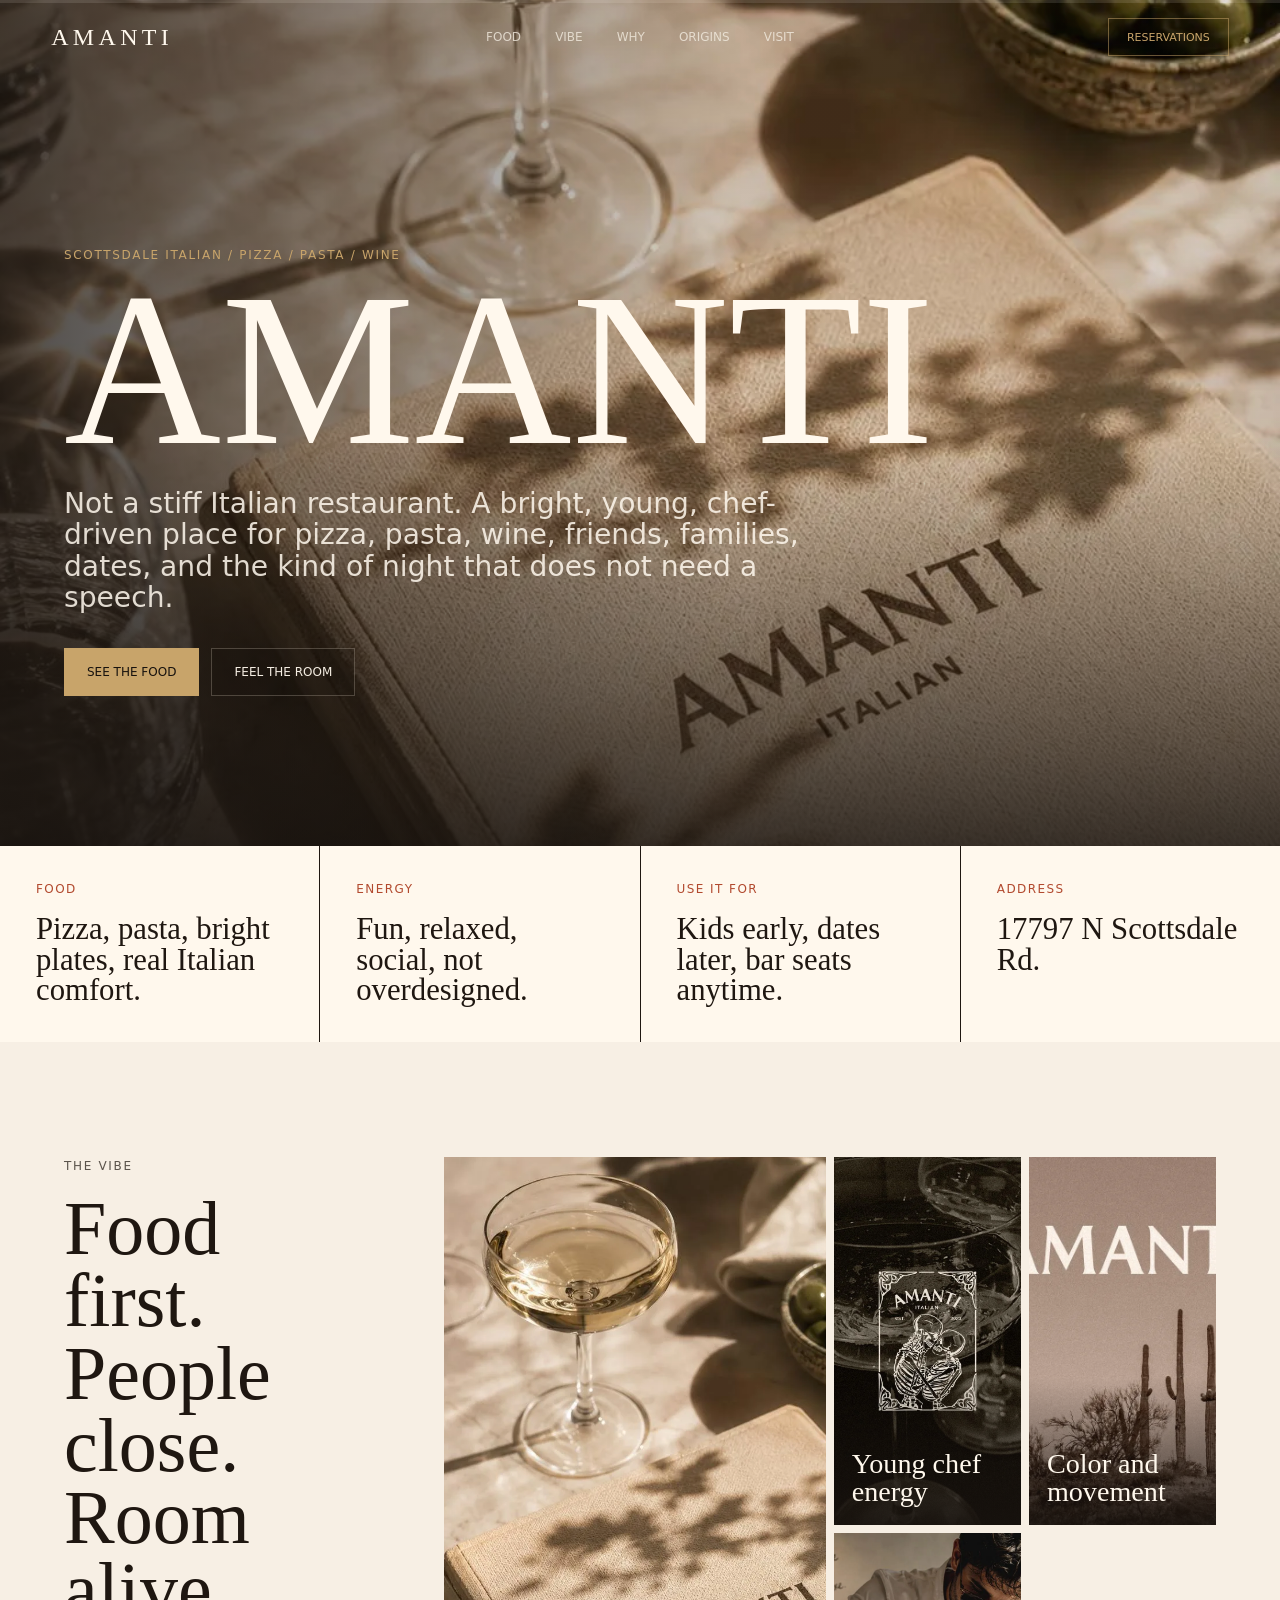
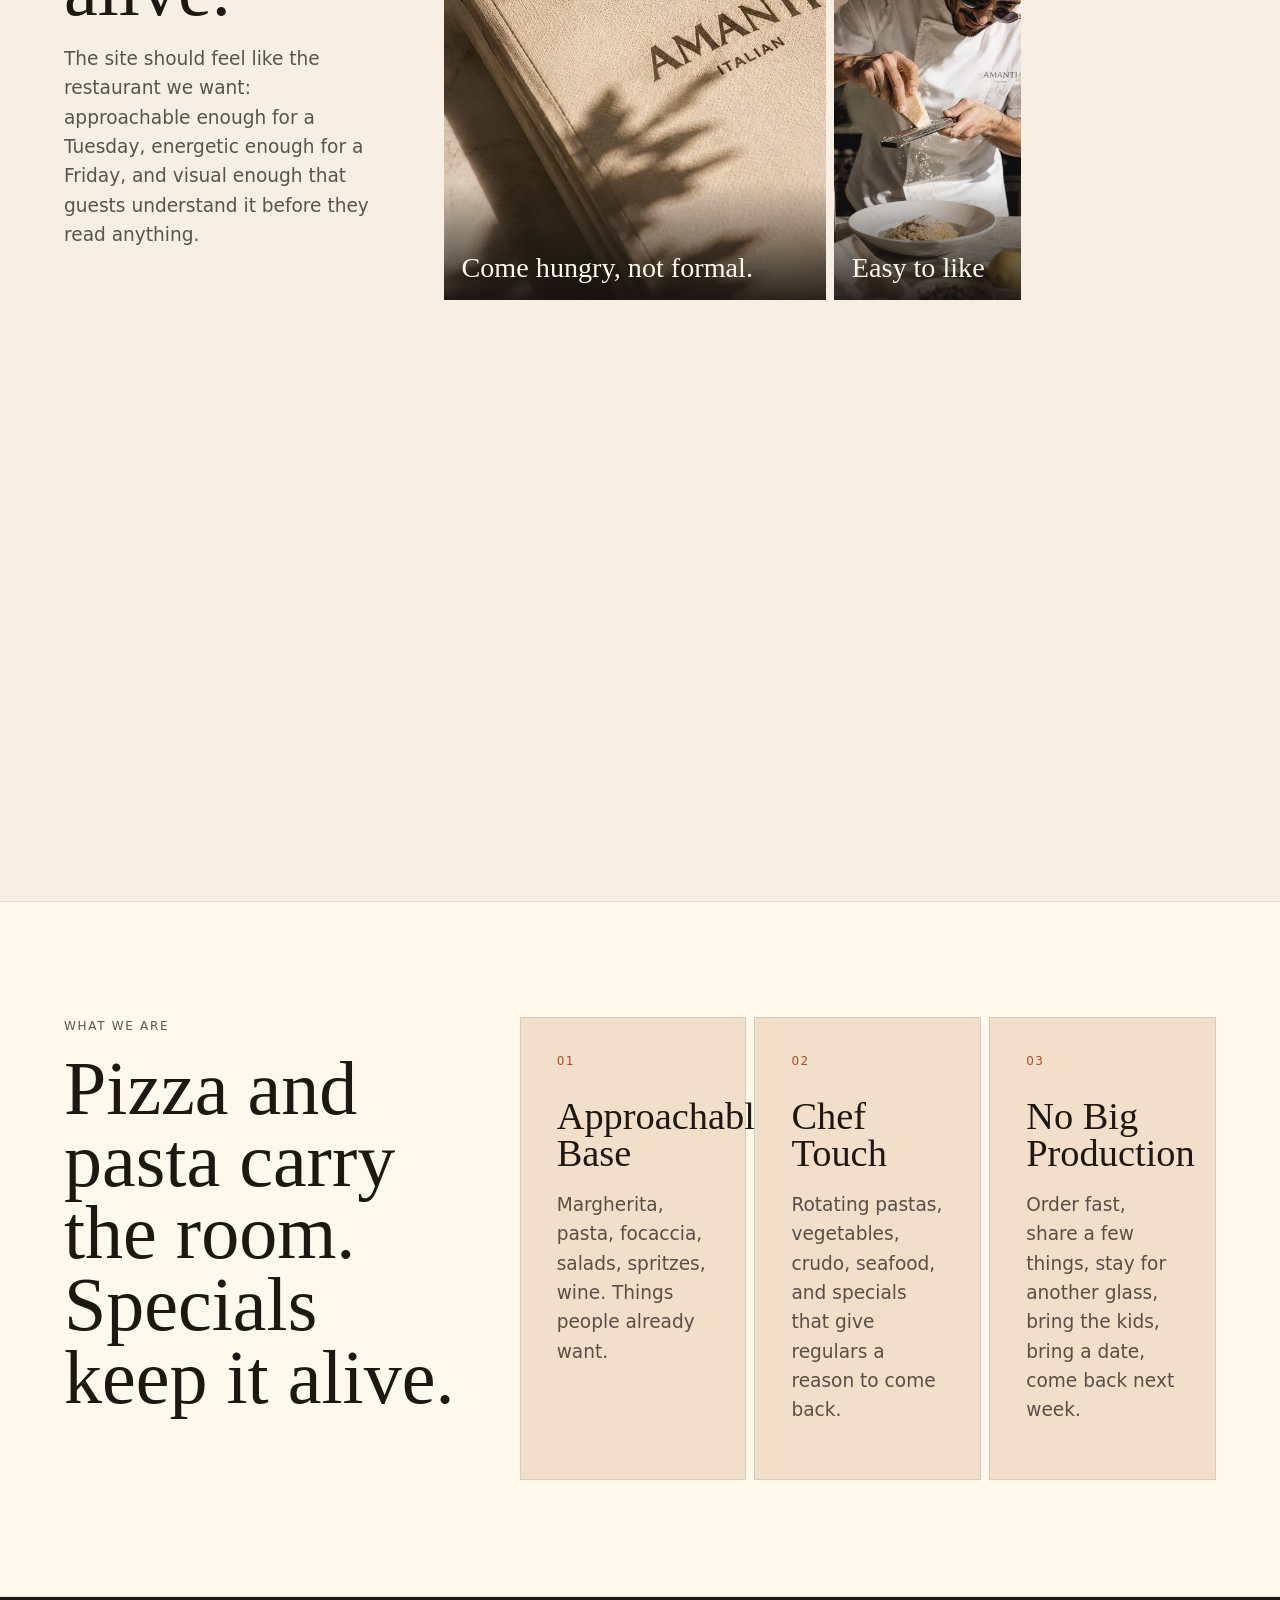
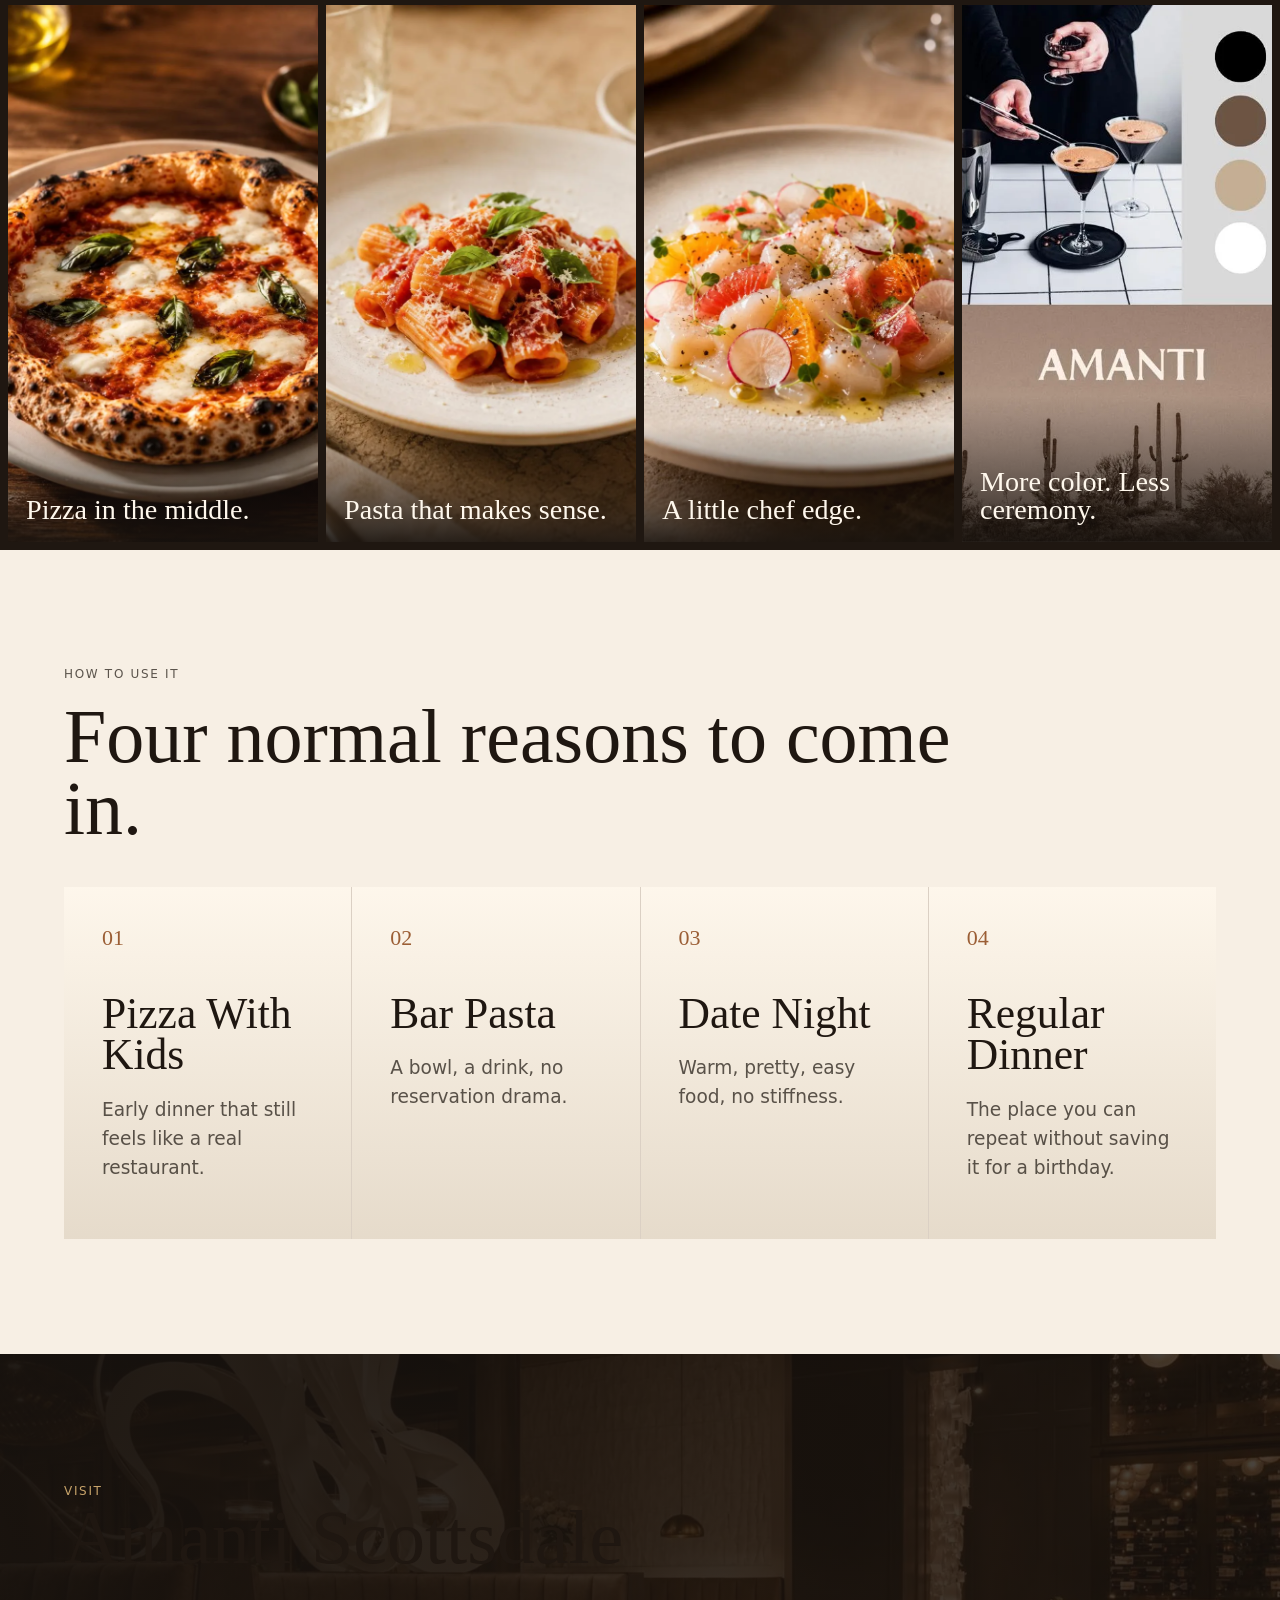
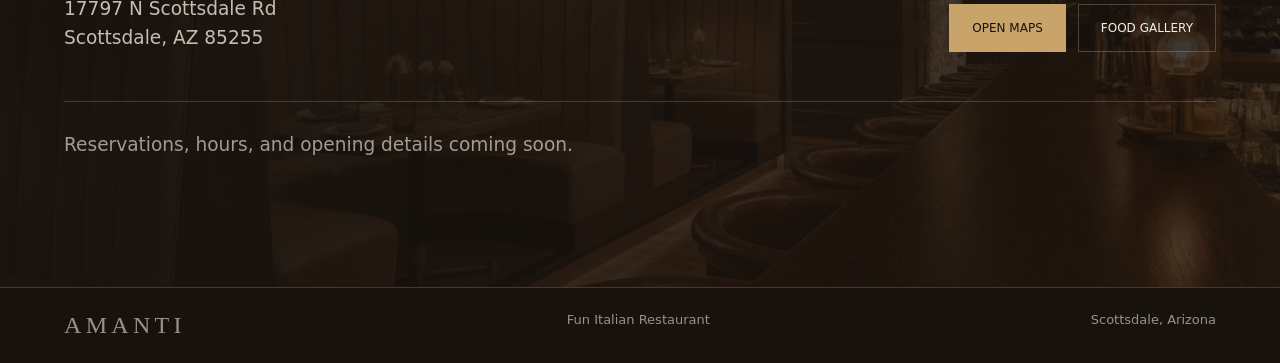
<file: index.html>
<!doctype html>
<html lang="en">
<head>
  <meta charset="utf-8">
  <meta name="viewport" content="width=device-width, initial-scale=1">
  <title>Amanti | Fun Italian in Scottsdale</title>
  <meta name="description" content="Amanti is a fun, modern, approachable Italian restaurant in Scottsdale: pizza, pasta, wine, bright plates, and a young chef-driven neighborhood energy.">
  <meta name="theme-color" content="#17120e">
  <meta property="og:title" content="Amanti | Fun Italian in Scottsdale">
  <meta property="og:description" content="Pizza, pasta, wine, bright plates, and a young chef-driven neighborhood energy.">
  <meta property="og:image" content="https://amantirestaurant.com/assets/amanti-new-15.webp">
  <meta property="og:type" content="website">
  <link rel="canonical" href="https://amantirestaurant.com/">
  <link rel="preload" as="image" href="assets/amanti-new-15.webp">
  <link rel="stylesheet" href="styles.css">
</head>
<body class="amanti-rebuild">
  <div class="scroll-meter" aria-hidden="true"><span data-scroll-meter></span></div>
  <header class="site-header" data-header>
    <a class="brand" href="#top" aria-label="Amanti home">AMANTI</a>
    <nav aria-label="Primary">
      <a href="food.html">Food</a>
      <a href="#vibe">Vibe</a>
      <a href="#why">Why</a>
      <a href="origins.html">Origins</a>
      <a href="#visit">Visit</a>
    </nav>
    <a class="header-cta" href="#visit">Reservations</a>
  </header>

  <main id="top">
    <section class="raw-hero">
      <img src="assets/amanti-new-15.webp" alt="Amanti visual direction: fun, modern, approachable Italian energy">
      <div class="raw-hero-copy">
        <p class="eyebrow">Scottsdale Italian / Pizza / Pasta / Wine</p>
        <h1>AMANTI</h1>
        <p>Not a stiff Italian restaurant. A bright, young, chef-driven place for pizza, pasta, wine, friends, families, dates, and the kind of night that does not need a speech.</p>
        <div class="hero-actions">
          <a class="button primary" href="food.html">See The Food</a>
          <a class="button ghost" href="#vibe">Feel The Room</a>
        </div>
      </div>
    </section>

    <section class="quick-proof" aria-label="Amanti quick proof">
      <div><span>Food</span><strong>Pizza, pasta, bright plates, real Italian comfort.</strong></div>
      <div><span>Energy</span><strong>Fun, relaxed, social, not overdesigned.</strong></div>
      <div><span>Use It For</span><strong>Kids early, dates later, bar seats anytime.</strong></div>
      <div><span>Address</span><strong>17797 N Scottsdale Rd.</strong></div>
    </section>

    <section class="scrapbook" id="vibe" aria-label="Amanti visual vibe">
      <div class="scrapbook-copy">
        <p class="eyebrow">The Vibe</p>
        <h2>Food first. People close. Room alive.</h2>
        <p>The site should feel like the restaurant we want: approachable enough for a Tuesday, energetic enough for a Friday, and visual enough that guests understand it before they read anything.</p>
      </div>
      <div class="scrapbook-grid">
        <figure class="big"><img src="assets/amanti-new-01.webp" alt="Amanti visual reference"><figcaption>Come hungry, not formal.</figcaption></figure>
        <figure><img src="assets/amanti-new-07.webp" alt="Amanti visual reference"><figcaption>Young chef energy</figcaption></figure>
        <figure><img src="assets/amanti-new-12.webp" alt="Amanti visual reference"><figcaption>Color and movement</figcaption></figure>
        <figure><img src="assets/amanti-new-17.webp" alt="Amanti visual reference"><figcaption>Easy to like</figcaption></figure>
        <figure class="wide"><img src="assets/amanti-new-21.webp" alt="Amanti visual reference"><figcaption>Italian without the museum feeling.</figcaption></figure>
      </div>
    </section>

    <section class="honest-food" aria-label="What Amanti serves">
      <div>
        <p class="eyebrow">What We Are</p>
        <h2>Pizza and pasta carry the room. Specials keep it alive.</h2>
      </div>
      <div class="truth-cards">
        <article><span>01</span><h3>Approachable Base</h3><p>Margherita, pasta, focaccia, salads, spritzes, wine. Things people already want.</p></article>
        <article><span>02</span><h3>Chef Touch</h3><p>Rotating pastas, vegetables, crudo, seafood, and specials that give regulars a reason to come back.</p></article>
        <article><span>03</span><h3>No Big Production</h3><p>Order fast, share a few things, stay for another glass, bring the kids, bring a date, come back next week.</p></article>
      </div>
    </section>

    <section class="table-energy" id="why" aria-label="Amanti table energy">
      <figure><img src="assets/margherita-pizza.webp" alt="Margherita pizza"><figcaption>Pizza in the middle.</figcaption></figure>
      <figure><img src="assets/rigatoni-tomato.webp" alt="Tomato rigatoni pasta"><figcaption>Pasta that makes sense.</figcaption></figure>
      <figure><img src="assets/citrus-crudo.webp" alt="Bright crudo plate"><figcaption>A little chef edge.</figcaption></figure>
      <figure><img src="assets/amanti-new-10.webp" alt="Amanti visual reference"><figcaption>More color. Less ceremony.</figcaption></figure>
    </section>

    <section class="night-moves" id="tonight" aria-label="How to use Amanti">
      <div class="section-heading">
        <p class="eyebrow">How To Use It</p>
        <h2>Four normal reasons to come in.</h2>
      </div>
      <div class="path-grid">
        <article><span>01</span><h3>Pizza With Kids</h3><p>Early dinner that still feels like a real restaurant.</p></article>
        <article><span>02</span><h3>Bar Pasta</h3><p>A bowl, a drink, no reservation drama.</p></article>
        <article><span>03</span><h3>Date Night</h3><p>Warm, pretty, easy food, no stiffness.</p></article>
        <article><span>04</span><h3>Regular Dinner</h3><p>The place you can repeat without saving it for a birthday.</p></article>
      </div>
    </section>

    <section class="visit" id="visit">
      <div>
        <p class="eyebrow">Visit</p>
        <h2>Amanti Scottsdale</h2>
        <p>17797 N Scottsdale Rd<br>Scottsdale, AZ 85255</p>
      </div>
      <div class="visit-actions">
        <a class="button primary" href="https://www.google.com/maps/search/?api=1&query=17797%20N%20Scottsdale%20Rd%2C%20Scottsdale%2C%20AZ%2085255" target="_blank" rel="noopener">Open Maps</a>
        <a class="button ghost" href="food.html">Food Gallery</a>
      </div>
      <p class="visit-note">Reservations, hours, and opening details coming soon.</p>
    </section>
  </main>

  <footer>
    <span>AMANTI</span>
    <span>Fun Italian Restaurant</span>
    <span>Scottsdale, Arizona</span>
  </footer>

  <script src="script.js"></script>
</body>
</html>
</file>
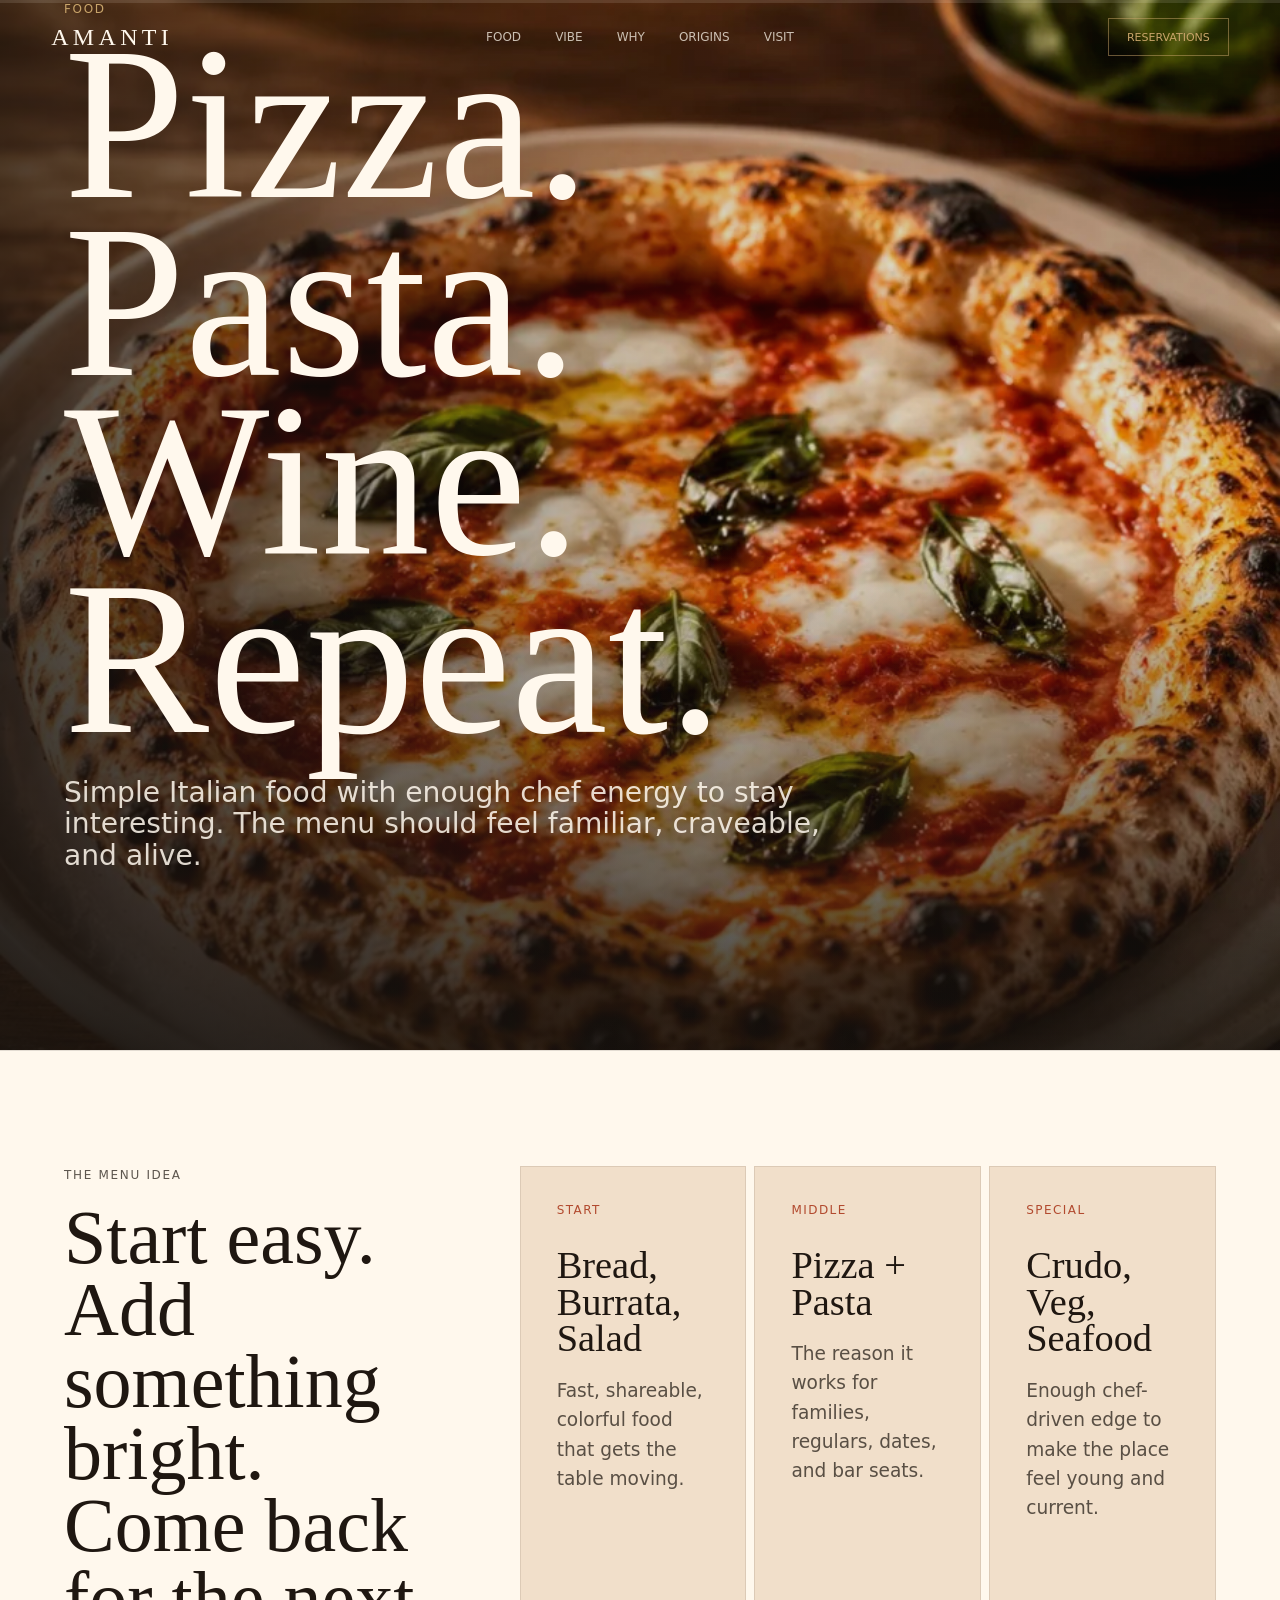
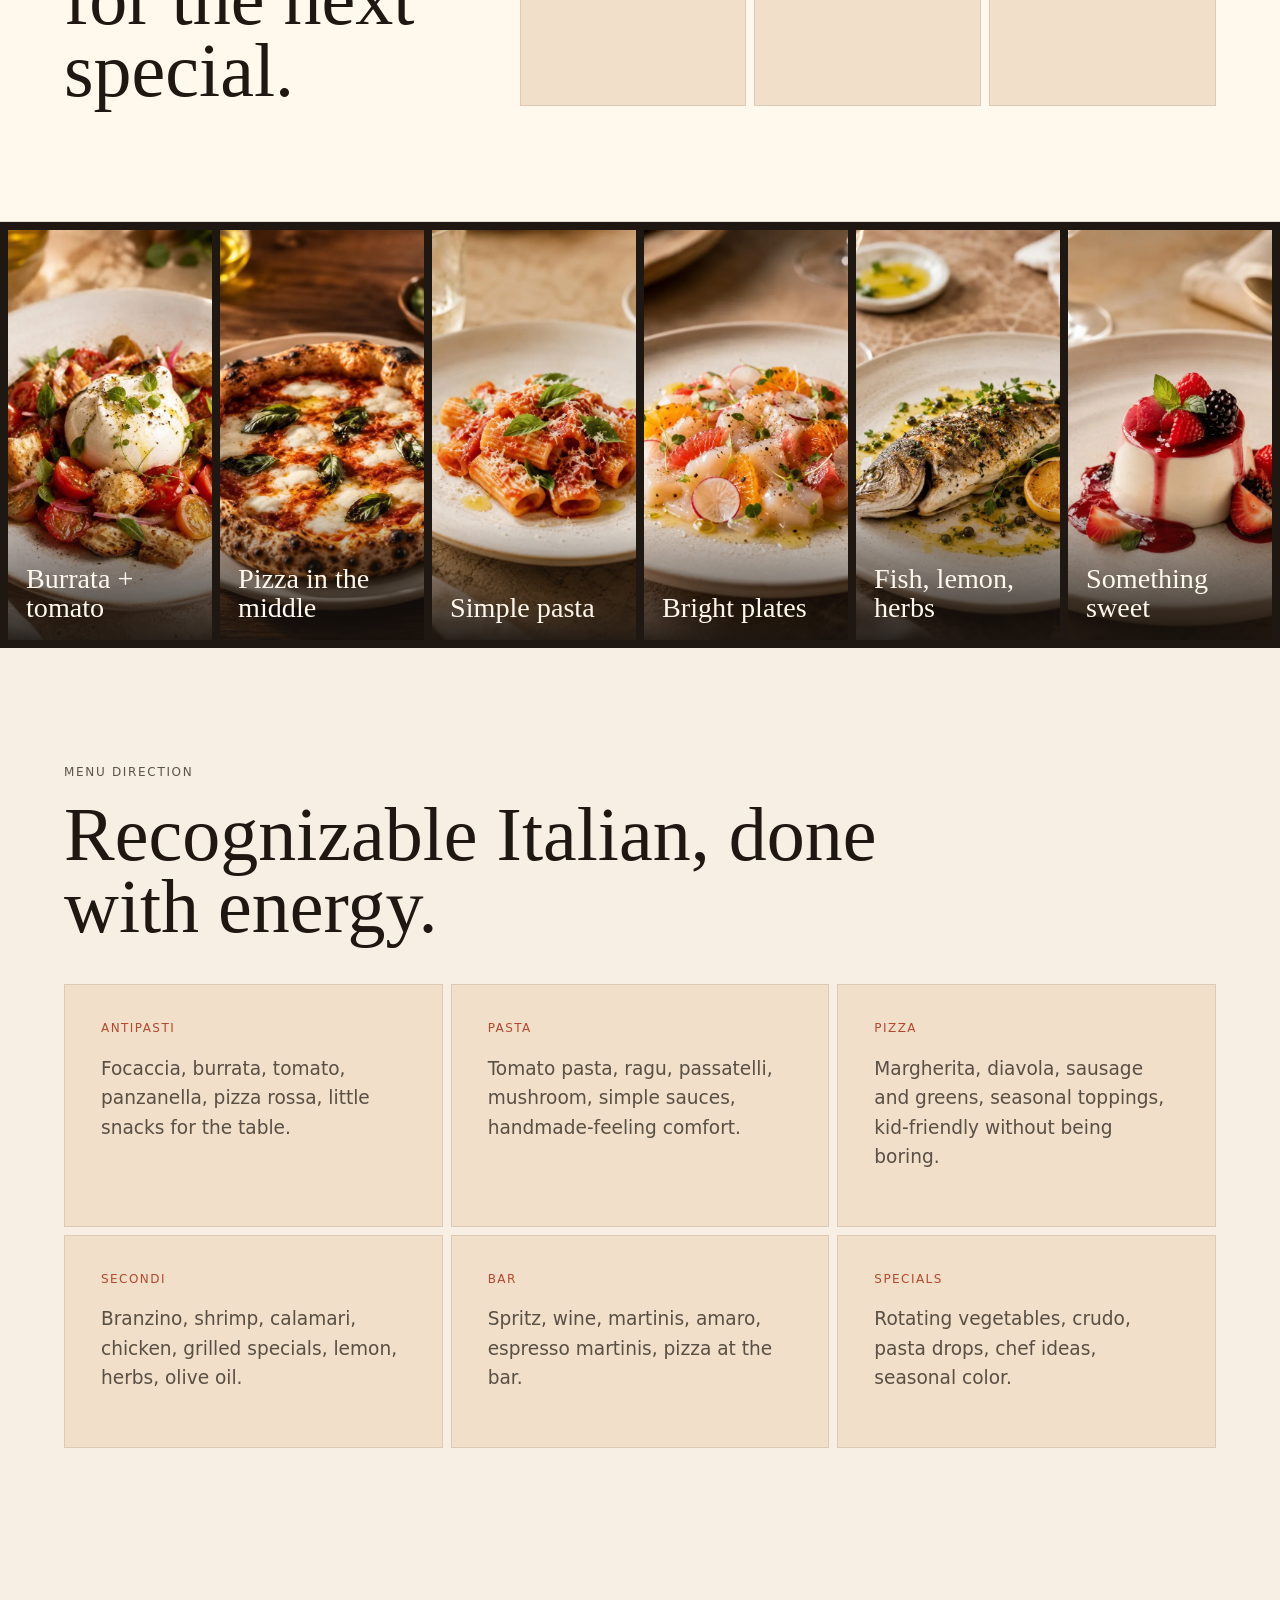
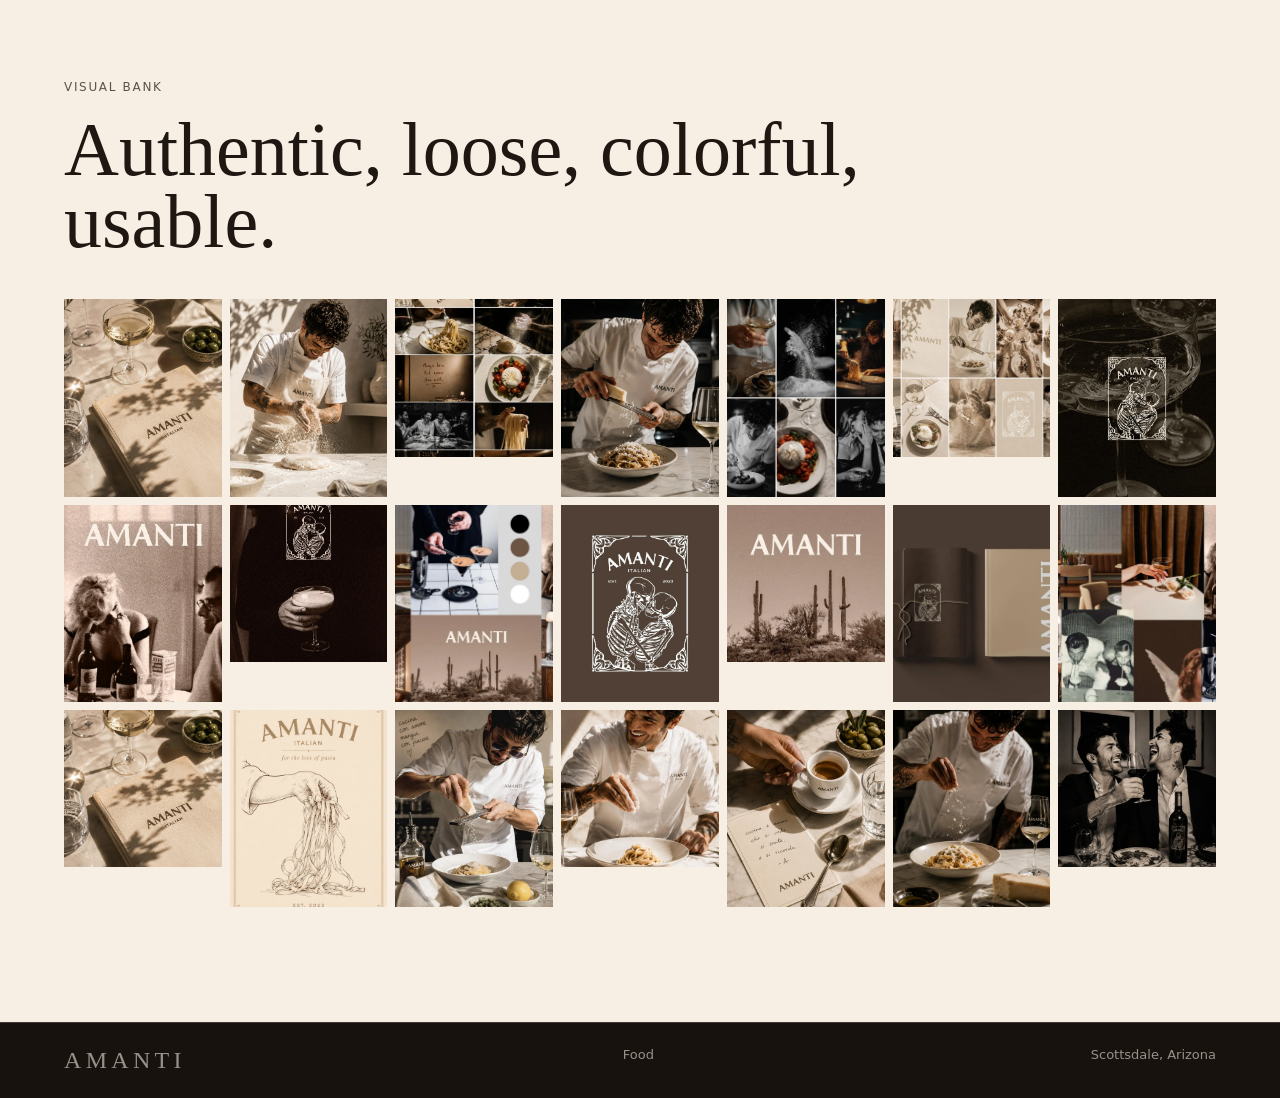
<file: food.html>
<!doctype html>
<html lang="en">
<head>
  <meta charset="utf-8">
  <meta name="viewport" content="width=device-width, initial-scale=1">
  <title>Food | Amanti Scottsdale</title>
  <meta name="description" content="Amanti food direction: pizza, pasta, bread, wine, bright plates, and a young chef-driven Italian menu that stays approachable.">
  <meta name="theme-color" content="#17120e">
  <meta property="og:title" content="Food | Amanti">
  <meta property="og:description" content="Pizza, pasta, bread, wine, bright plates, and approachable young chef-driven Italian food.">
  <meta property="og:image" content="https://amantirestaurant.com/assets/margherita-pizza.webp">
  <meta property="og:type" content="website">
  <link rel="canonical" href="https://amantirestaurant.com/food.html">
  <link rel="preload" as="image" href="assets/margherita-pizza.webp">
  <link rel="stylesheet" href="styles.css">
</head>
<body class="amanti-rebuild food-rebuild">
  <div class="scroll-meter" aria-hidden="true"><span data-scroll-meter></span></div>
  <header class="site-header" data-header>
    <a class="brand" href="index.html" aria-label="Amanti home">AMANTI</a>
    <nav aria-label="Primary">
      <a href="food.html" aria-current="page">Food</a>
      <a href="index.html#vibe">Vibe</a>
      <a href="index.html#why">Why</a>
      <a href="origins.html">Origins</a>
      <a href="index.html#visit">Visit</a>
    </nav>
    <a class="header-cta" href="index.html#visit">Reservations</a>
  </header>

  <main id="top">
    <section class="raw-hero food-raw-hero">
      <img src="assets/margherita-pizza.webp" alt="Margherita pizza with tomato, mozzarella, basil, and blistered crust">
      <div class="raw-hero-copy">
        <p class="eyebrow">Food</p>
        <h1>Pizza. Pasta. Wine. Repeat.</h1>
        <p>Simple Italian food with enough chef energy to stay interesting. The menu should feel familiar, craveable, and alive.</p>
      </div>
    </section>

    <section class="menu-promise">
      <div>
        <p class="eyebrow">The Menu Idea</p>
        <h2>Start easy. Add something bright. Come back for the next special.</h2>
      </div>
      <div class="truth-cards">
        <article><span>Start</span><h3>Bread, Burrata, Salad</h3><p>Fast, shareable, colorful food that gets the table moving.</p></article>
        <article><span>Middle</span><h3>Pizza + Pasta</h3><p>The reason it works for families, regulars, dates, and bar seats.</p></article>
        <article><span>Special</span><h3>Crudo, Veg, Seafood</h3><p>Enough chef-driven edge to make the place feel young and current.</p></article>
      </div>
    </section>

    <section class="table-energy food-table" aria-label="Amanti food staples">
      <figure><img src="assets/burrata-tomato.webp" alt="Burrata with tomatoes, basil, olive oil, and toasted bread"><figcaption>Burrata + tomato</figcaption></figure>
      <figure><img src="assets/margherita-pizza.webp" alt="Margherita pizza"><figcaption>Pizza in the middle</figcaption></figure>
      <figure><img src="assets/rigatoni-tomato.webp" alt="Tomato rigatoni"><figcaption>Simple pasta</figcaption></figure>
      <figure><img src="assets/citrus-crudo.webp" alt="Citrus crudo"><figcaption>Bright plates</figcaption></figure>
      <figure><img src="assets/branzino-lemon.webp" alt="Branzino with lemon and herbs"><figcaption>Fish, lemon, herbs</figcaption></figure>
      <figure><img src="assets/dolce-berries.webp" alt="Dolce with berries"><figcaption>Something sweet</figcaption></figure>
    </section>

    <section class="menu-board" id="menu" aria-label="Amanti menu direction">
      <div class="section-heading">
        <p class="eyebrow">Menu Direction</p>
        <h2>Recognizable Italian, done with energy.</h2>
      </div>
      <div class="menu-list">
        <article><span>Antipasti</span><p>Focaccia, burrata, tomato, panzanella, pizza rossa, little snacks for the table.</p></article>
        <article><span>Pasta</span><p>Tomato pasta, ragu, passatelli, mushroom, simple sauces, handmade-feeling comfort.</p></article>
        <article><span>Pizza</span><p>Margherita, diavola, sausage and greens, seasonal toppings, kid-friendly without being boring.</p></article>
        <article><span>Secondi</span><p>Branzino, shrimp, calamari, chicken, grilled specials, lemon, herbs, olive oil.</p></article>
        <article><span>Bar</span><p>Spritz, wine, martinis, amaro, espresso martinis, pizza at the bar.</p></article>
        <article><span>Specials</span><p>Rotating vegetables, crudo, pasta drops, chef ideas, seasonal color.</p></article>
      </div>
    </section>

    <section class="visual-bank" aria-label="Amanti visual image bank">
      <div class="section-heading">
        <p class="eyebrow">Visual Bank</p>
        <h2>Authentic, loose, colorful, usable.</h2>
      </div>
      <div class="visual-bank-grid">
        <figure><img src="assets/amanti-new-01.webp" alt="Amanti visual reference 01"></figure>
        <figure><img src="assets/amanti-new-02.webp" alt="Amanti visual reference 02"></figure>
        <figure><img src="assets/amanti-new-03.webp" alt="Amanti visual reference 03"></figure>
        <figure><img src="assets/amanti-new-04.webp" alt="Amanti visual reference 04"></figure>
        <figure><img src="assets/amanti-new-05.webp" alt="Amanti visual reference 05"></figure>
        <figure><img src="assets/amanti-new-06.webp" alt="Amanti visual reference 06"></figure>
        <figure><img src="assets/amanti-new-07.webp" alt="Amanti visual reference 07"></figure>
        <figure><img src="assets/amanti-new-08.webp" alt="Amanti visual reference 08"></figure>
        <figure><img src="assets/amanti-new-09.webp" alt="Amanti visual reference 09"></figure>
        <figure><img src="assets/amanti-new-10.webp" alt="Amanti visual reference 10"></figure>
        <figure><img src="assets/amanti-new-11.webp" alt="Amanti visual reference 11"></figure>
        <figure><img src="assets/amanti-new-12.webp" alt="Amanti visual reference 12"></figure>
        <figure><img src="assets/amanti-new-13.webp" alt="Amanti visual reference 13"></figure>
        <figure><img src="assets/amanti-new-14.webp" alt="Amanti visual reference 14"></figure>
        <figure><img src="assets/amanti-new-15.webp" alt="Amanti visual reference 15"></figure>
        <figure><img src="assets/amanti-new-16.webp" alt="Amanti visual reference 16"></figure>
        <figure><img src="assets/amanti-new-17.webp" alt="Amanti visual reference 17"></figure>
        <figure><img src="assets/amanti-new-18.webp" alt="Amanti visual reference 18"></figure>
        <figure><img src="assets/amanti-new-19.webp" alt="Amanti visual reference 19"></figure>
        <figure><img src="assets/amanti-new-20.webp" alt="Amanti visual reference 20"></figure>
        <figure><img src="assets/amanti-new-21.webp" alt="Amanti visual reference 21"></figure>
      </div>
    </section>
  </main>

  <footer>
    <span>AMANTI</span>
    <span>Food</span>
    <span>Scottsdale, Arizona</span>
  </footer>

  <script src="script.js"></script>
</body>
</html>
</file>
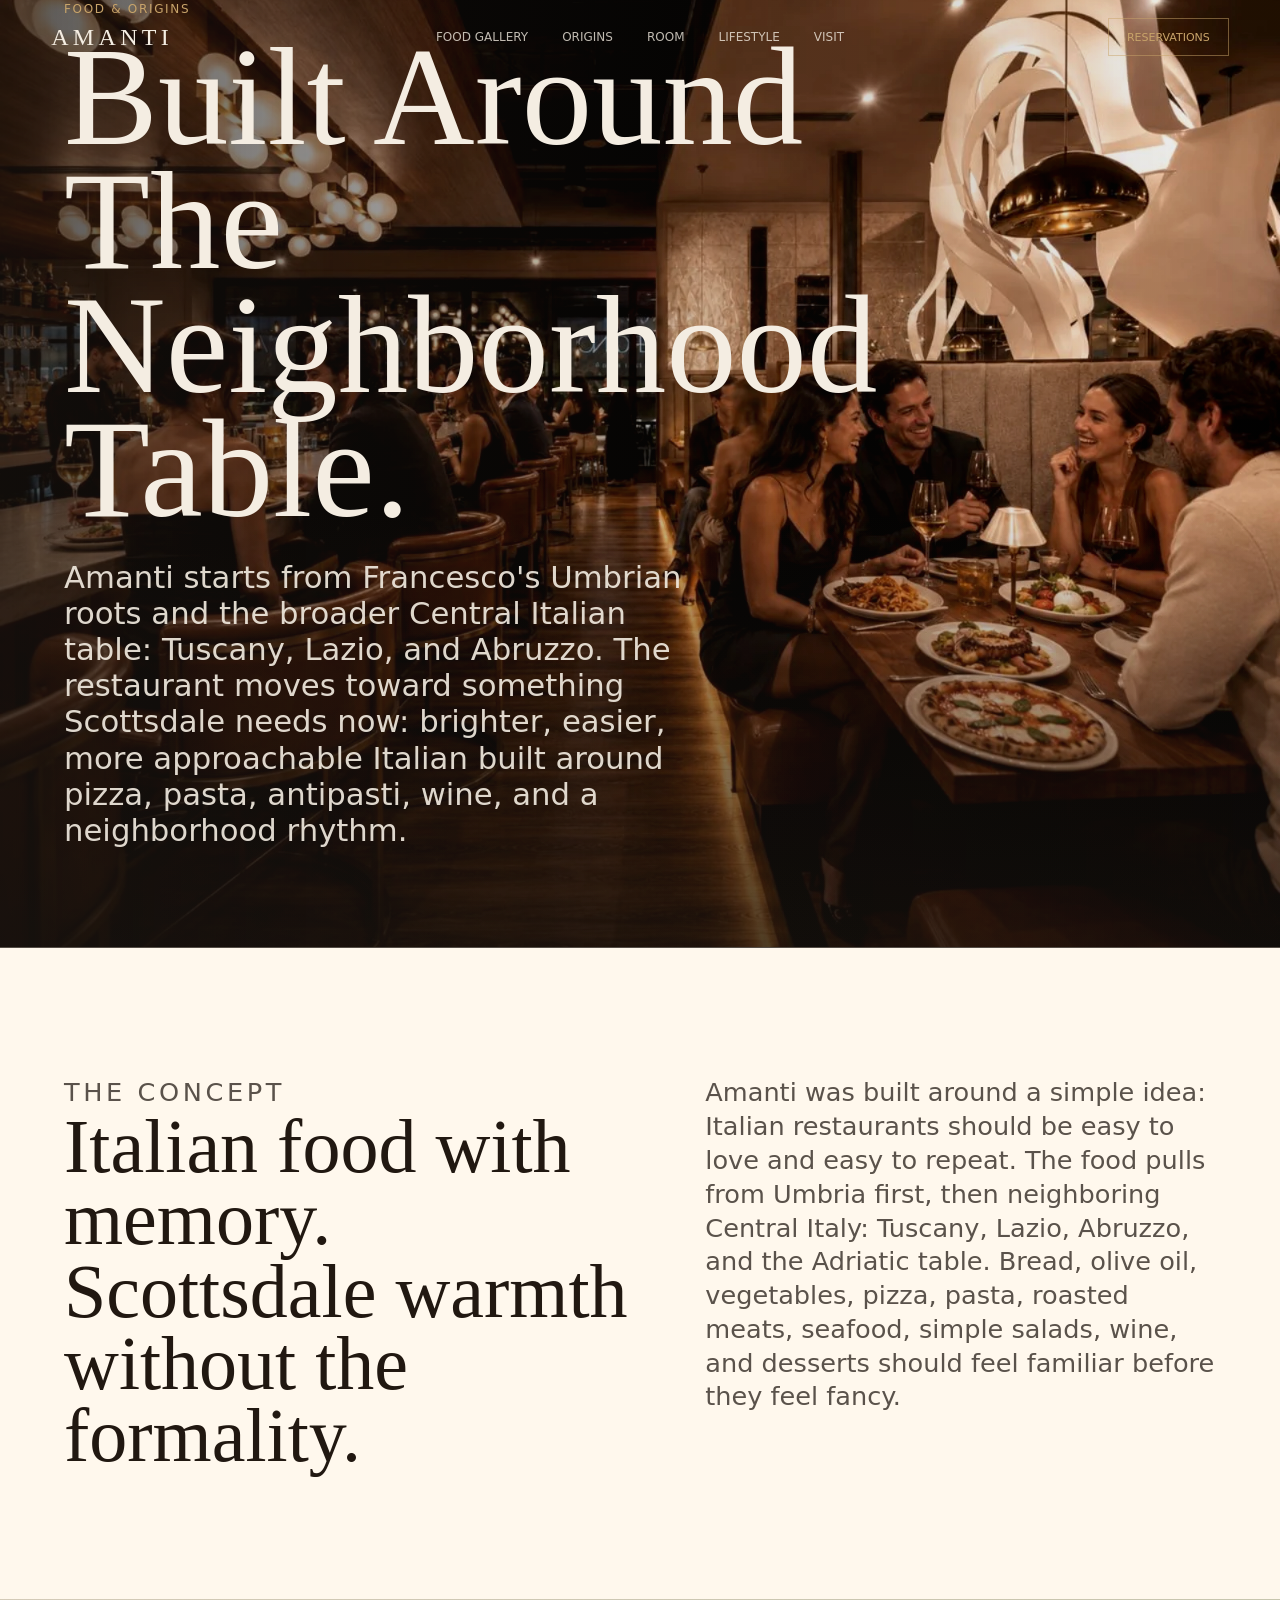
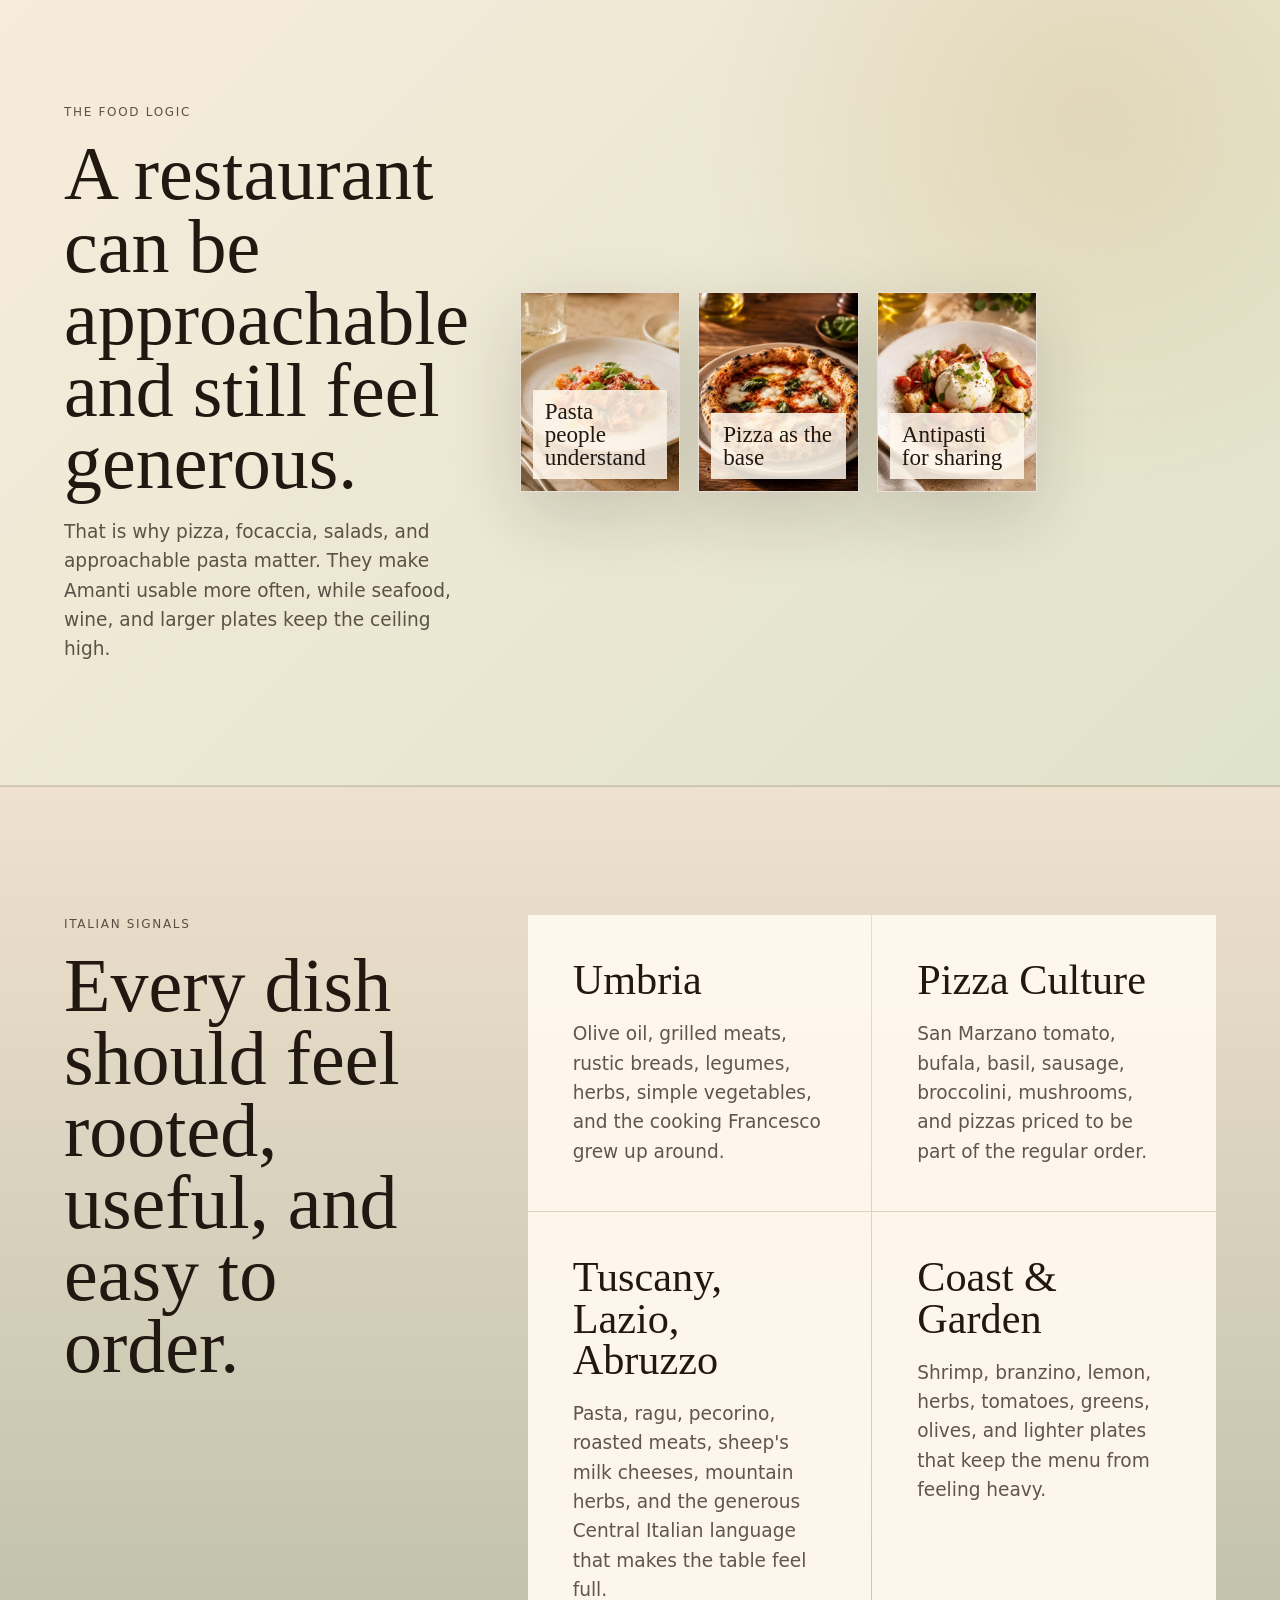
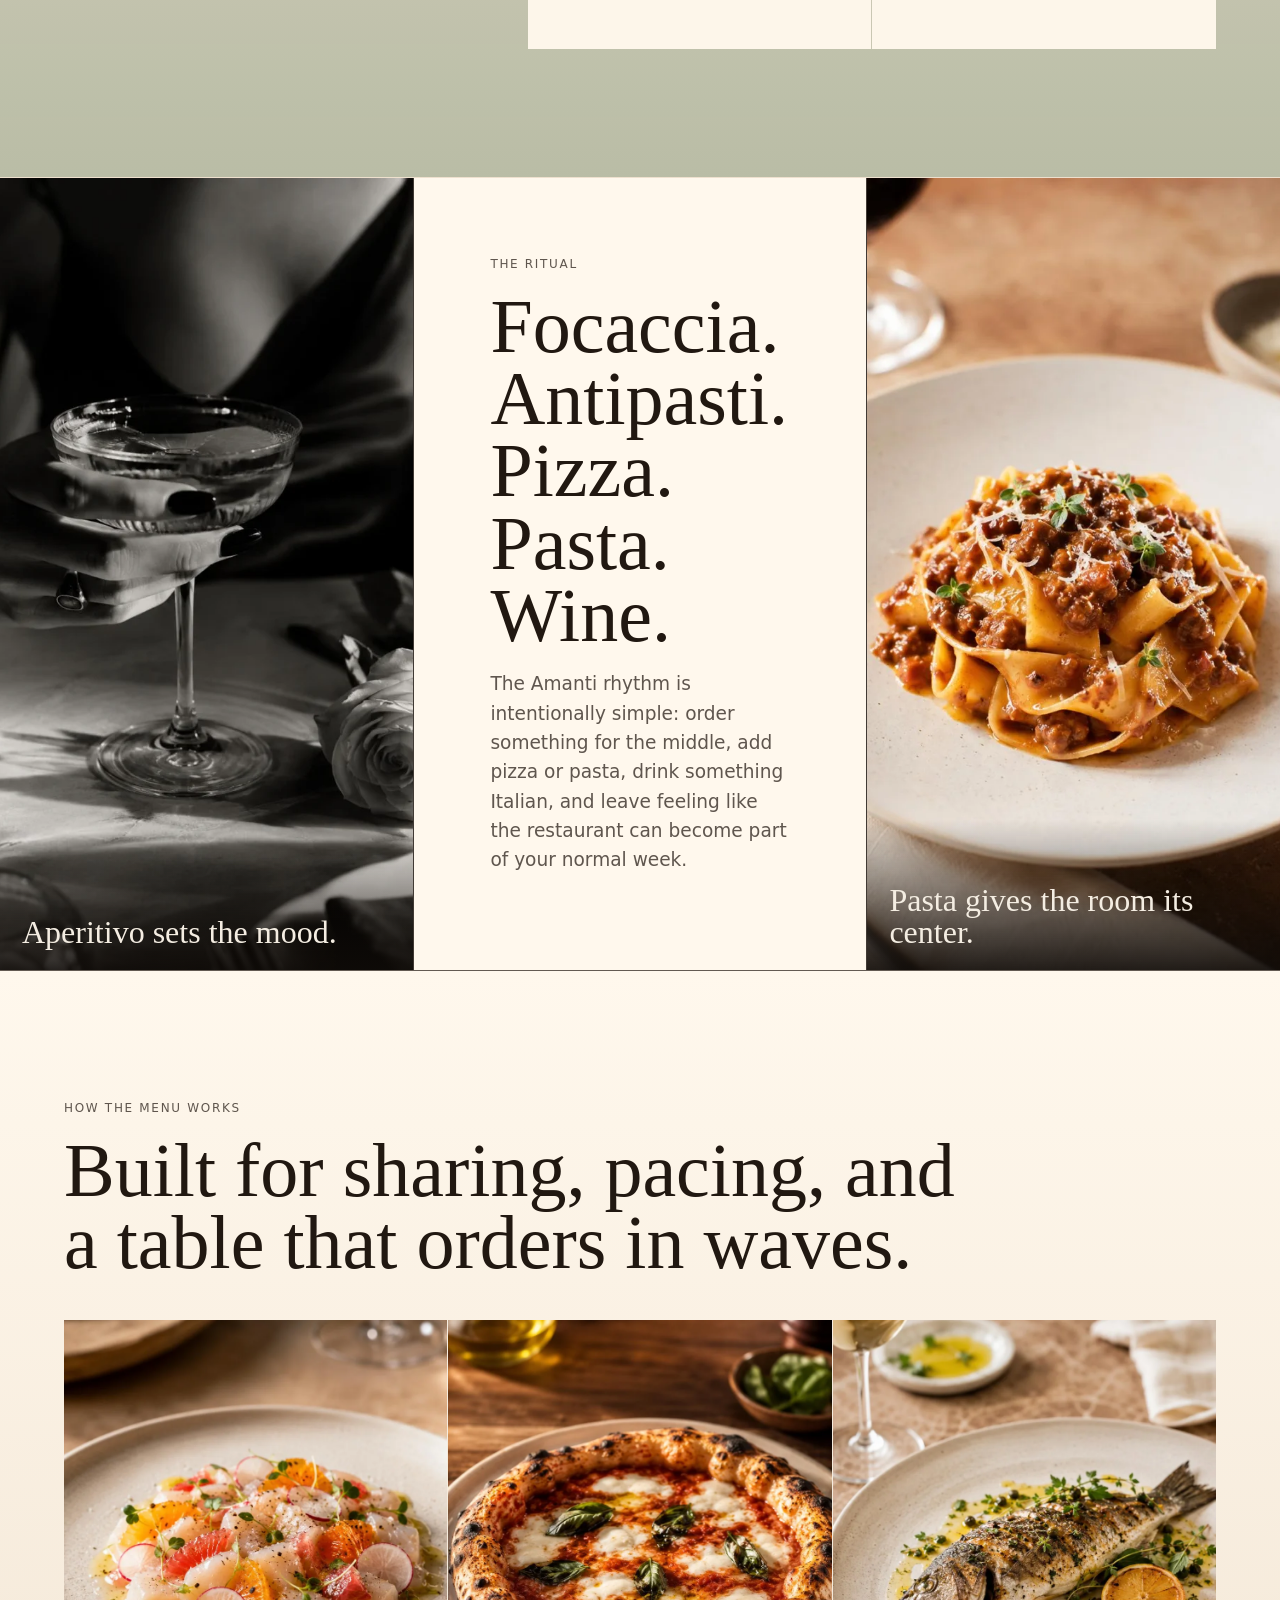
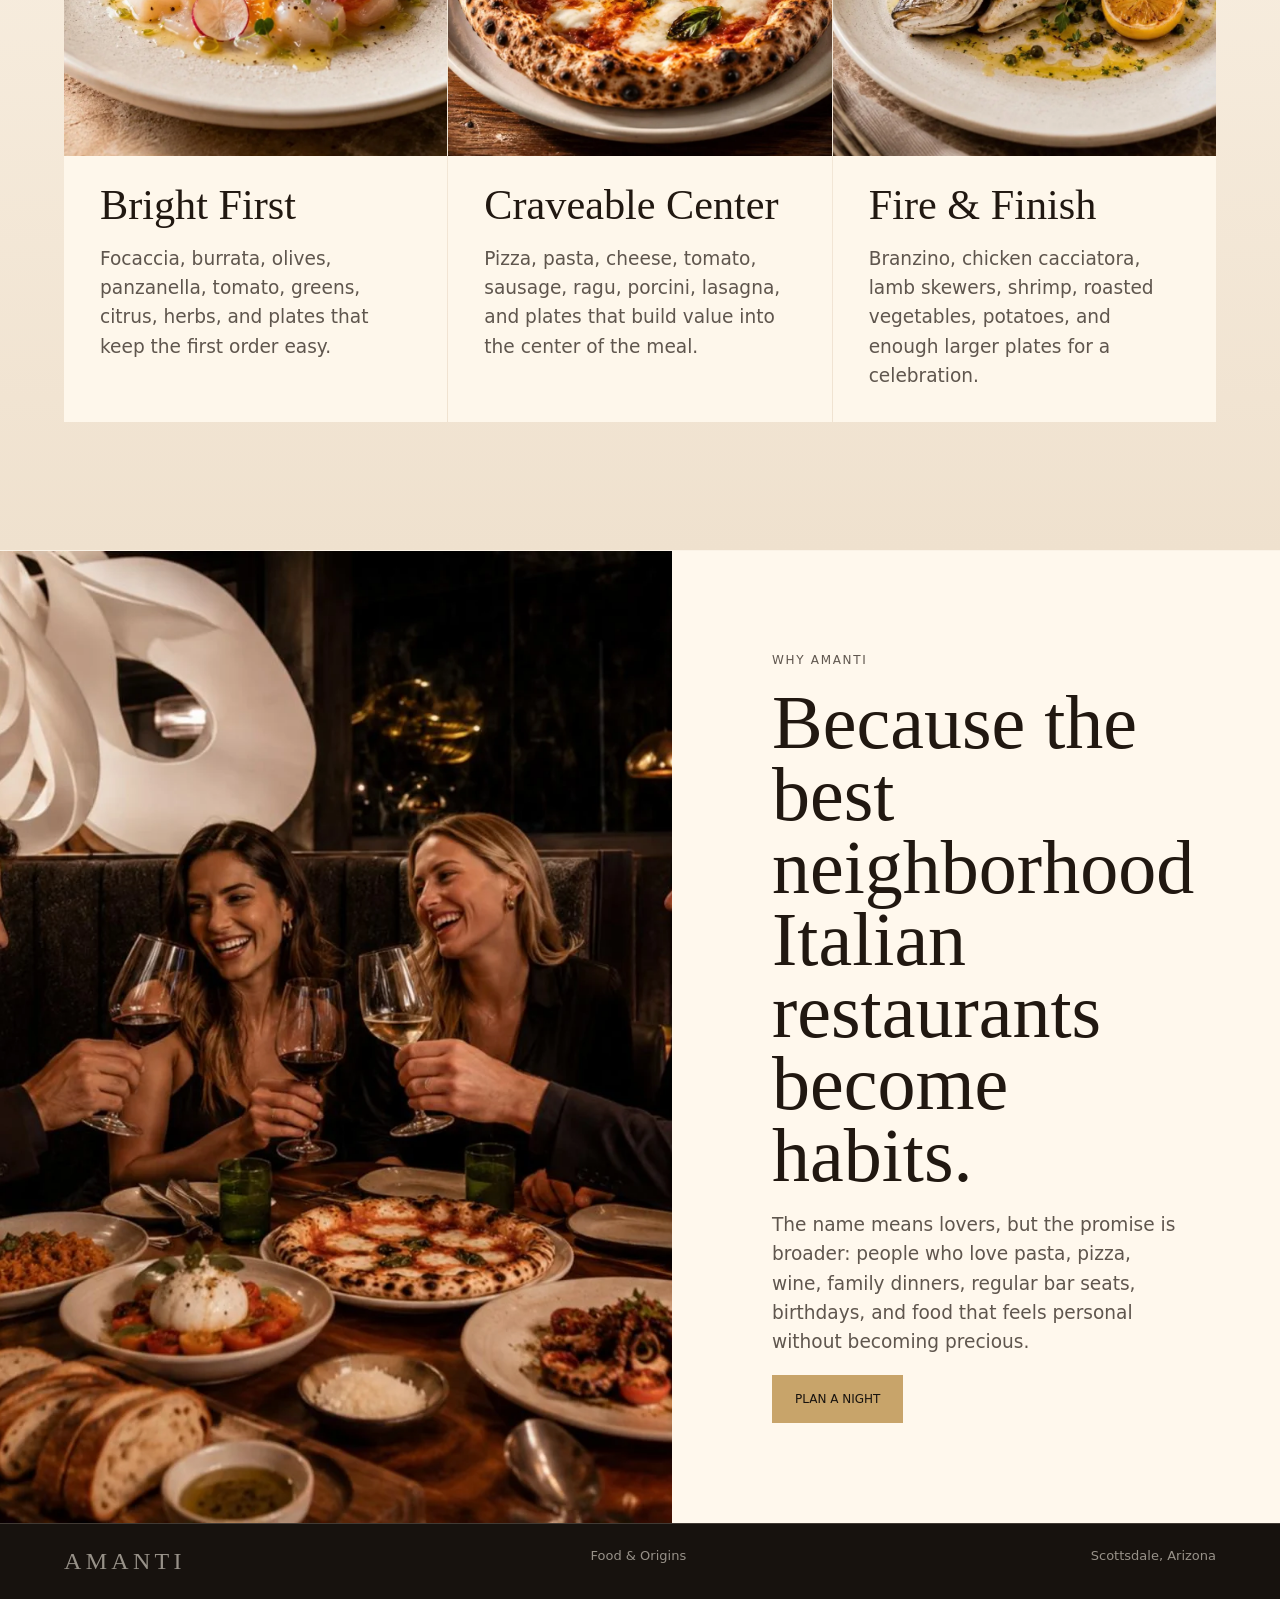
<file: origins.html>
<!doctype html>
<html lang="en">
<head>
  <meta charset="utf-8">
  <meta name="viewport" content="width=device-width, initial-scale=1">
  <title>Food & Origins | Amanti Scottsdale</title>
  <meta name="description" content="The Central Italian roots, food philosophy, pizza, pasta, and neighborhood approach behind Amanti Scottsdale.">
  <meta name="theme-color" content="#17120e">
  <meta property="og:title" content="Food & Origins | Amanti">
  <meta property="og:description" content="A neighborhood Italian restaurant built from Central Italian roots, pizza, pasta, simple plates, wine, and warm hospitality.">
  <meta property="og:image" content="https://amantirestaurant.com/assets/room-service-energy.webp">
  <meta property="og:type" content="website">
  <link rel="canonical" href="https://amantirestaurant.com/origins.html">
  <link rel="preload" as="image" href="assets/room-service-energy.webp">
  <link rel="stylesheet" href="styles.css">
</head>
<body>
  <header class="site-header" data-header>
    <a class="brand" href="index.html" aria-label="Amanti home">AMANTI</a>
    <nav aria-label="Primary">
      <a href="food.html">Food Gallery</a>
      <a href="origins.html" aria-current="page">Origins</a>
      <a href="index.html#room">Room</a>
      <a href="index.html#lifestyle">Lifestyle</a>
      <a href="index.html#visit">Visit</a>
    </nav>
    <a class="header-cta" href="index.html#visit">Reservations</a>
  </header>

  <main id="top">
    <section class="origin-hero">
      <img class="origin-hero-bg" src="assets/room-service-energy.webp" alt="An Amanti table filled with pizza, pasta, wine, cocktails, and shared Italian plates">
      <div class="hero-scrim"></div>
      <div class="origin-hero-content">
        <p class="eyebrow">Food & Origins</p>
        <h1>Built Around The Neighborhood Table.</h1>
        <p class="hero-copy">Amanti starts from Francesco's Umbrian roots and the broader Central Italian table: Tuscany, Lazio, and Abruzzo. The restaurant moves toward something Scottsdale needs now: brighter, easier, more approachable Italian built around pizza, pasta, antipasti, wine, and a neighborhood rhythm.</p>
      </div>
    </section>

    <section class="origin-manifesto">
      <div>
        <p class="eyebrow">The Concept</p>
        <h2>Italian food with memory. Scottsdale warmth without the formality.</h2>
      </div>
      <p>Amanti was built around a simple idea: Italian restaurants should be easy to love and easy to repeat. The food pulls from Umbria first, then neighboring Central Italy: Tuscany, Lazio, Abruzzo, and the Adriatic table. Bread, olive oil, vegetables, pizza, pasta, roasted meats, seafood, simple salads, wine, and desserts should feel familiar before they feel fancy.</p>
    </section>

    <section class="table-runner origin-runner" aria-label="Central Italian food rhythm">
      <div class="runner-copy">
        <p class="eyebrow">The Food Logic</p>
        <h2>A restaurant can be approachable and still feel generous.</h2>
        <p>That is why pizza, focaccia, salads, and approachable pasta matter. They make Amanti usable more often, while seafood, wine, and larger plates keep the ceiling high.</p>
      </div>
      <div class="runner-track">
        <figure class="runner-card tilt-left">
          <img src="assets/rigatoni-tomato.webp" alt="Rigatoni pasta with tomato sauce, basil, and Parmigiano">
          <figcaption>Pasta people understand</figcaption>
        </figure>
        <figure class="runner-card lift">
          <img src="assets/margherita-pizza.webp" alt="Margherita pizza with tomato, mozzarella, basil, and blistered crust">
          <figcaption>Pizza as the base</figcaption>
        </figure>
        <figure class="runner-card tilt-right">
          <img src="assets/burrata-tomato.webp" alt="Burrata with tomatoes, basil, olive oil, and toasted bread">
          <figcaption>Antipasti for sharing</figcaption>
        </figure>
      </div>
    </section>

    <section class="origin-map" aria-label="Ingredient origins">
      <div class="origin-map-copy">
        <p class="eyebrow">Italian Signals</p>
        <h2>Every dish should feel rooted, useful, and easy to order.</h2>
      </div>
      <div class="origin-points">
        <article>
          <span>Umbria</span>
          <p>Olive oil, grilled meats, rustic breads, legumes, herbs, simple vegetables, and the cooking Francesco grew up around.</p>
        </article>
        <article>
          <span>Pizza Culture</span>
          <p>San Marzano tomato, bufala, basil, sausage, broccolini, mushrooms, and pizzas priced to be part of the regular order.</p>
        </article>
        <article>
          <span>Tuscany, Lazio, Abruzzo</span>
          <p>Pasta, ragu, pecorino, roasted meats, sheep's milk cheeses, mountain herbs, and the generous Central Italian language that makes the table feel full.</p>
        </article>
        <article>
          <span>Coast & Garden</span>
          <p>Shrimp, branzino, lemon, herbs, tomatoes, greens, olives, and lighter plates that keep the menu from feeling heavy.</p>
        </article>
      </div>
    </section>

    <section class="origin-ritual">
      <figure>
        <img src="assets/rose-coupe-cocktail.webp" alt="A coupe cocktail beside a white rose and candlelit marble table">
        <figcaption>Aperitivo sets the mood.</figcaption>
      </figure>
      <div>
        <p class="eyebrow">The Ritual</p>
        <h2>Focaccia. Antipasti. Pizza. Pasta. Wine.</h2>
        <p>The Amanti rhythm is intentionally simple: order something for the middle, add pizza or pasta, drink something Italian, and leave feeling like the restaurant can become part of your normal week.</p>
      </div>
      <figure>
        <img src="assets/pappardelle-ragu.webp" alt="Pappardelle pasta with ragu, grated cheese, herbs, and red wine">
        <figcaption>Pasta gives the room its center.</figcaption>
      </figure>
    </section>

    <section class="origin-food-system">
      <div class="section-heading">
        <p class="eyebrow">How The Menu Works</p>
        <h2>Built for sharing, pacing, and a table that orders in waves.</h2>
      </div>
      <div class="food-system-grid">
        <article>
          <img src="assets/citrus-crudo.webp" alt="Citrus crudo with herbs, radish, and olive oil">
          <span>Bright First</span>
          <p>Focaccia, burrata, olives, panzanella, tomato, greens, citrus, herbs, and plates that keep the first order easy.</p>
        </article>
        <article>
          <img src="assets/margherita-pizza.webp" alt="Margherita pizza with mozzarella, tomato, basil, and blistered crust">
          <span>Craveable Center</span>
          <p>Pizza, pasta, cheese, tomato, sausage, ragu, porcini, lasagna, and plates that build value into the center of the meal.</p>
        </article>
        <article>
          <img src="assets/branzino-lemon.webp" alt="Whole branzino with lemon, herbs, capers, olive oil, and white wine">
          <span>Fire & Finish</span>
          <p>Branzino, chicken cacciatora, lamb skewers, shrimp, roasted vegetables, potatoes, and enough larger plates for a celebration.</p>
        </article>
      </div>
    </section>

    <section class="origin-afterword">
      <img src="assets/group-toast-table.webp" alt="Four guests toasting wine over pizza, pasta, seafood, burrata, and bread">
      <div>
        <p class="eyebrow">Why Amanti</p>
        <h2>Because the best neighborhood Italian restaurants become habits.</h2>
        <p>The name means lovers, but the promise is broader: people who love pasta, pizza, wine, family dinners, regular bar seats, birthdays, and food that feels personal without becoming precious.</p>
        <a class="button primary" href="index.html#visit">Plan a Night</a>
      </div>
    </section>
  </main>

  <footer>
    <span>AMANTI</span>
    <span>Food & Origins</span>
    <span>Scottsdale, Arizona</span>
  </footer>

  <script src="script.js"></script>
</body>
</html>
</file>
<file: styles.css>
:root {
  --espresso: #17120e;
  --walnut: #4a2e1f;
  --cognac: #9b5e35;
  --brass: #c8a46a;
  --marble: #e8ddcc;
  --linen: #f4ede2;
  --daylight: #fff8ed;
  --sage: #d8ddc3;
  --glass: #6f655b;
  --olive: #6e7352;
  --ink: #211811;
  --soft: rgba(244, 237, 226, .78);
  --line: rgba(232, 221, 204, .2);
}

* { box-sizing: border-box; }

html {
  scroll-behavior: smooth;
  background: var(--espresso);
  overflow-x: clip;
}

body {
  margin: 0;
  font-family: Inter, ui-sans-serif, system-ui, -apple-system, BlinkMacSystemFont, "Segoe UI", sans-serif;
  color: var(--linen);
  background:
    linear-gradient(180deg, rgba(23,18,14,.86), rgba(244,237,226,.18) 780px, rgba(23,18,14,1) 1180px),
    var(--espresso);
  letter-spacing: 0;
  overflow-x: clip;
}

.ambient-light {
  position: fixed;
  inset: auto auto 0 0;
  z-index: 100;
  width: 280px;
  height: 280px;
  pointer-events: none;
  background: radial-gradient(circle, rgba(200, 164, 106, .28), rgba(216, 221, 195, .12) 38%, transparent 68%);
  mix-blend-mode: screen;
  opacity: .85;
  transform: translate3d(var(--cursor-x, -200px), var(--cursor-y, -200px), 0);
  transition: opacity .25s ease;
}

.scroll-meter {
  position: fixed;
  inset: 0 0 auto;
  z-index: 60;
  height: 3px;
  background: rgba(244, 237, 226, .12);
}

.scroll-meter span {
  display: block;
  width: calc(var(--scroll-progress, 0) * 100%);
  height: 100%;
  background: linear-gradient(90deg, var(--brass), var(--sage), var(--cognac));
}

img {
  display: block;
  width: 100%;
  height: auto;
}

a { color: inherit; text-decoration: none; }

[data-reveal] {
  opacity: 0;
  transform: translateY(34px);
  transition: opacity .7s ease, transform .7s ease;
}

[data-reveal].revealed {
  opacity: 1;
  transform: translateY(0);
}

.site-header {
  position: fixed;
  inset: 0 0 auto;
  z-index: 20;
  display: grid;
  grid-template-columns: 1fr auto 1fr;
  align-items: center;
  gap: 24px;
  padding: 18px clamp(18px, 4vw, 54px);
  color: var(--linen);
  transition: background .25s ease, border-color .25s ease, padding .25s ease;
  border-bottom: 1px solid transparent;
}

.site-header.scrolled {
  background: rgba(23, 18, 14, .86);
  backdrop-filter: blur(18px);
  border-color: rgba(232, 221, 204, .12);
  padding-block: 12px;
}

.brand,
footer span:first-child {
  font-family: Georgia, "Times New Roman", serif;
  font-size: 24px;
  letter-spacing: .18em;
}

nav {
  display: flex;
  gap: clamp(16px, 3vw, 34px);
  font-size: 12px;
  text-transform: uppercase;
  color: rgba(244, 237, 226, .78);
}

nav a:hover { color: var(--linen); }

.header-cta {
  justify-self: end;
  min-height: 38px;
  display: inline-flex;
  align-items: center;
  justify-content: center;
  padding: 0 18px;
  border: 1px solid rgba(200, 164, 106, .5);
  color: var(--brass);
  text-transform: uppercase;
  font-size: 11px;
}

.hero {
  min-height: 94svh;
  position: relative;
  display: flex;
  align-items: flex-end;
  overflow: hidden;
  border-bottom: 1px solid var(--line);
}

.origin-hero {
  min-height: 86svh;
  position: relative;
  display: flex;
  align-items: flex-end;
  overflow: hidden;
  border-bottom: 1px solid var(--line);
}

.origin-hero-bg {
  position: absolute;
  inset: 0;
  height: 100%;
  object-fit: cover;
  filter: saturate(.92) contrast(1.06);
}

.origin-hero-content {
  position: relative;
  z-index: 1;
  width: min(1040px, 100%);
  padding: 0 clamp(18px, 5vw, 72px) 11svh;
}

.origin-hero h1 {
  max-width: 980px;
  font-size: clamp(58px, 11vw, 154px);
  line-height: .88;
}

.hero-bg,
.hero-scrim {
  position: absolute;
  inset: 0;
}

.hero-bg {
  height: 100%;
  object-fit: cover;
  filter: saturate(.9) contrast(1.05);
}

.hero-scrim {
  background:
    linear-gradient(90deg, rgba(23,18,14,.72), rgba(23,18,14,.24) 52%, rgba(23,18,14,.06)),
    linear-gradient(0deg, rgba(23,18,14,.7), transparent 46%);
}

.hero-content {
  position: relative;
  z-index: 1;
  width: min(900px, 100%);
  padding: 0 clamp(18px, 5vw, 72px) 12svh;
}

.eyebrow {
  margin: 0 0 16px;
  color: var(--brass);
  font-size: 12px;
  text-transform: uppercase;
  letter-spacing: .14em;
}

h1, h2 {
  font-family: Georgia, "Times New Roman", serif;
  font-weight: 400;
  letter-spacing: 0;
}

h1 {
  margin: 0;
  font-size: clamp(78px, 16vw, 210px);
  line-height: .82;
}

h2 {
  margin: 0;
  font-size: clamp(35px, 6vw, 76px);
  line-height: .95;
}

p {
  font-size: clamp(16px, 1.45vw, 20px);
  line-height: 1.58;
  color: var(--soft);
}

.hero-copy {
  max-width: 650px;
  margin: 28px 0 0;
  font-size: clamp(20px, 2.4vw, 34px);
  line-height: 1.18;
  color: rgba(244, 237, 226, .9);
}

.hero-actions,
.visit-actions {
  display: flex;
  flex-wrap: wrap;
  gap: 12px;
  margin-top: 34px;
}

.button {
  min-height: 48px;
  display: inline-flex;
  align-items: center;
  justify-content: center;
  padding: 0 22px;
  border: 1px solid rgba(232, 221, 204, .24);
  text-transform: uppercase;
  font-size: 12px;
  color: var(--linen);
  transition: transform .2s ease, background .2s ease, color .2s ease, border-color .2s ease;
}

.button:hover {
  transform: translateY(-2px);
  border-color: rgba(200, 164, 106, .7);
}

.button.primary {
  background: var(--brass);
  border-color: var(--brass);
  color: var(--espresso);
}

.button.ghost { background: rgba(23, 18, 14, .2); }

.hero-note {
  position: absolute;
  right: clamp(18px, 5vw, 72px);
  bottom: 34px;
  z-index: 1;
  display: grid;
  gap: 7px;
  color: rgba(244, 237, 226, .72);
  font-size: 13px;
  text-align: right;
}

.section-grid,
.menu-section,
.signature-board,
.origin-manifesto,
.origin-map,
.origin-food-system,
.after-dark,
.visit {
  padding: clamp(70px, 10vw, 140px) clamp(18px, 5vw, 72px);
}

.section-grid {
  display: grid;
  grid-template-columns: minmax(0, 1.12fr) minmax(280px, .88fr);
  gap: clamp(34px, 6vw, 90px);
  align-items: start;
}

.intro {
  background: var(--daylight);
  color: var(--ink);
}

.brand-statement {
  background:
    linear-gradient(135deg, rgba(255, 248, 237, .98), rgba(216, 221, 195, .72)),
    var(--daylight);
  color: var(--ink);
}

.chef-energy {
  display: grid;
  grid-template-columns: minmax(300px, .74fr) minmax(0, 1.26fr);
  gap: clamp(26px, 5vw, 74px);
  align-items: center;
  padding: clamp(64px, 10vw, 138px) clamp(18px, 5vw, 72px);
  background:
    linear-gradient(135deg, #17120e 0%, #332015 48%, #6e7352 100%);
  color: var(--linen);
  border-block: 1px solid rgba(244, 237, 226, .14);
}

.chef-copy {
  position: sticky;
  top: 96px;
  align-self: start;
}

.chef-copy p {
  color: rgba(244, 237, 226, .74);
}

.chef-tags {
  display: flex;
  flex-wrap: wrap;
  gap: 8px;
  margin-top: 30px;
}

.chef-tags span {
  min-height: 38px;
  display: inline-flex;
  align-items: center;
  padding: 0 14px;
  border: 1px solid rgba(244, 237, 226, .22);
  color: rgba(244, 237, 226, .86);
  text-transform: uppercase;
  font-size: 11px;
  letter-spacing: .1em;
  background: rgba(244, 237, 226, .06);
}

.chef-board {
  display: grid;
  grid-template-columns: repeat(2, minmax(0, 1fr));
  gap: 1px;
  background: rgba(244, 237, 226, .16);
  box-shadow: 0 34px 120px rgba(15, 11, 8, .32);
}

.chef-board figure,
.chef-board article {
  min-height: 330px;
  background: rgba(255, 248, 237, .94);
  color: var(--ink);
}

.chef-board figure {
  position: relative;
  overflow: hidden;
}

.chef-board .chef-main {
  grid-row: span 2;
}

.chef-board img {
  height: 100%;
  object-fit: cover;
  transition: transform .7s ease;
}

.chef-board figure:hover img {
  transform: scale(1.035);
}

.chef-board figcaption {
  position: absolute;
  inset: auto 0 0;
  padding: 76px 22px 22px;
  background: linear-gradient(0deg, rgba(15, 11, 8, .88), transparent);
  color: var(--linen);
  font-family: Georgia, "Times New Roman", serif;
  font-size: clamp(24px, 2.4vw, 38px);
  line-height: 1;
}

.chef-board article {
  padding: clamp(22px, 3vw, 38px);
}

.chef-board article span {
  color: var(--cognac);
  font-family: Georgia, "Times New Roman", serif;
  font-size: 22px;
}

.chef-board article h3 {
  margin-top: 38px;
  font-size: clamp(30px, 3.1vw, 48px);
}

.chef-board article p {
  color: rgba(33, 24, 17, .72);
}

.fresh-visuals {
  padding: clamp(64px, 10vw, 138px) clamp(18px, 5vw, 72px);
  background: linear-gradient(180deg, #fff8ed, #ead8bf);
  color: var(--ink);
}

.fresh-visuals .eyebrow,
.fresh-visuals p {
  color: rgba(33, 24, 17, .72);
}

.fresh-grid {
  display: grid;
  grid-template-columns: repeat(4, minmax(0, 1fr));
  gap: 1px;
  background: rgba(74, 46, 31, .18);
}

.fresh-grid figure {
  position: relative;
  min-height: clamp(280px, 34vw, 520px);
  overflow: hidden;
  background: #0f0b08;
}

.fresh-grid figure.wide {
  grid-column: span 2;
}

.fresh-grid img {
  height: 100%;
  object-fit: cover;
  transition: transform .7s ease;
}

.fresh-grid figure:hover img {
  transform: scale(1.035);
}

.fresh-grid figcaption {
  position: absolute;
  inset: auto 0 0;
  padding: 70px 20px 20px;
  background: linear-gradient(0deg, rgba(15, 11, 8, .9), transparent);
  color: var(--linen);
  font-family: Georgia, "Times New Roman", serif;
  font-size: clamp(22px, 2.4vw, 36px);
  line-height: 1;
}

.guest-snapshot {
  display: grid;
  grid-template-columns: repeat(3, minmax(0, 1fr));
  gap: 1px;
  background: rgba(74, 46, 31, .16);
  color: var(--ink);
}

.guest-snapshot a {
  min-height: 136px;
  padding: clamp(20px, 3vw, 34px);
  background: rgba(255, 248, 237, .96);
  transition: background .2s ease, transform .2s ease;
}

.guest-snapshot a:hover {
  background: #d8ddc3;
  transform: translateY(-3px);
}

.guest-snapshot span {
  display: block;
  color: var(--cognac);
  font-size: 12px;
  letter-spacing: .14em;
  text-transform: uppercase;
}

.guest-snapshot strong {
  display: block;
  margin-top: 16px;
  font-family: Georgia, "Times New Roman", serif;
  font-weight: 400;
  font-size: clamp(24px, 2.6vw, 38px);
  line-height: 1;
}

.tonight-console {
  display: grid;
  grid-template-columns: minmax(300px, .72fr) minmax(0, 1.28fr);
  gap: clamp(28px, 5vw, 72px);
  align-items: center;
  min-height: 92svh;
  padding: clamp(58px, 9vw, 130px) clamp(18px, 5vw, 72px);
  background:
    linear-gradient(120deg, #fff8ed 0%, #f0dfc8 45%, #d8ddc3 100%);
  color: var(--ink);
  border-block: 1px solid rgba(74, 46, 31, .14);
}

.console-copy {
  position: sticky;
  top: 96px;
  align-self: start;
}

.console-copy p,
.tonight-console .eyebrow {
  color: rgba(33, 24, 17, .72);
}

.console-actions {
  display: flex;
  flex-wrap: wrap;
  gap: 10px;
  margin-top: 26px;
}

.console-actions a {
  min-height: 42px;
  display: inline-flex;
  align-items: center;
  border: 1px solid rgba(74, 46, 31, .2);
  padding: 0 14px;
  color: var(--walnut);
  font-size: 12px;
  text-transform: uppercase;
  letter-spacing: .08em;
  background: rgba(255, 248, 237, .58);
}

.console-actions a:hover {
  background: var(--ink);
  color: var(--daylight);
}

.console-stage {
  position: relative;
  min-height: min(78vw, 760px);
  display: grid;
  align-content: end;
  overflow: hidden;
  background: #0f0b08;
  border: 1px solid rgba(74, 46, 31, .18);
  box-shadow: 0 34px 120px rgba(33, 24, 17, .26);
}

.console-stage::before {
  content: "";
  position: absolute;
  inset: 0;
  z-index: 1;
  background:
    linear-gradient(0deg, rgba(15,11,8,.88), transparent 56%),
    linear-gradient(90deg, rgba(15,11,8,.42), transparent 58%);
}

.console-stage img {
  position: absolute;
  inset: 0;
  height: 100%;
  object-fit: cover;
  transition: opacity .22s ease, transform .8s ease;
}

.console-stage.changing img {
  opacity: .44;
  transform: scale(1.035);
}

.console-panel {
  position: relative;
  z-index: 2;
  width: min(760px, calc(100% - 36px));
  margin: 18px;
  padding: clamp(22px, 4vw, 46px);
  background: rgba(23, 18, 14, .76);
  border: 1px solid rgba(244, 237, 226, .18);
  backdrop-filter: blur(16px);
}

.console-panel span {
  display: block;
  color: var(--brass);
  font-size: 12px;
  letter-spacing: .14em;
  text-transform: uppercase;
}

.console-panel strong {
  display: block;
  margin-top: 10px;
  font-family: Georgia, "Times New Roman", serif;
  font-size: clamp(38px, 5.6vw, 82px);
  font-weight: 400;
  line-height: .9;
  color: var(--linen);
}

.console-panel p {
  max-width: 560px;
  margin-bottom: 0;
  color: rgba(244, 237, 226, .76);
}

.night-selector {
  position: relative;
  z-index: 2;
  display: grid;
  grid-template-columns: repeat(4, minmax(0, 1fr));
  gap: 1px;
  background: rgba(244, 237, 226, .18);
}

.night-selector button {
  min-height: 62px;
  border: 0;
  background: rgba(23, 18, 14, .82);
  color: rgba(244, 237, 226, .72);
  cursor: pointer;
  text-transform: uppercase;
  letter-spacing: .08em;
}

.night-selector button.active {
  background: var(--daylight);
  color: var(--ink);
}

.mood-room {
  display: grid;
  grid-template-columns: minmax(300px, .8fr) minmax(0, 1.2fr);
  min-height: 86svh;
  background:
    radial-gradient(circle at var(--cursor-page-x, 70%) 30%, rgba(200, 164, 106, .18), transparent 28%),
    linear-gradient(135deg, var(--mood-a, #fff8ed), var(--mood-b, #d8ddc3));
  color: var(--ink);
  border-block: 1px solid rgba(74, 46, 31, .14);
}

.mood-copy {
  align-self: center;
  padding: clamp(42px, 7vw, 92px);
}

.mood-copy p { color: rgba(33, 24, 17, .72); }

.mood-controls {
  display: inline-grid;
  grid-template-columns: repeat(3, 1fr);
  gap: 1px;
  margin-top: 28px;
  background: rgba(74, 46, 31, .22);
}

.mood-controls button {
  min-width: 110px;
  min-height: 48px;
  border: 0;
  background: rgba(255, 248, 237, .88);
  color: var(--ink);
  cursor: pointer;
  text-transform: uppercase;
  letter-spacing: .08em;
}

.mood-controls button.active {
  background: var(--ink);
  color: var(--daylight);
}

.mood-window {
  position: relative;
  min-height: 86svh;
  overflow: hidden;
  clip-path: polygon(12% 0, 100% 0, 100% 100%, 0 100%);
  background: #0f0b08;
}

.mood-window img {
  position: absolute;
  inset: 0;
  height: 100%;
  object-fit: cover;
  opacity: 0;
  transform: scale(1.04);
  transition: opacity .55s ease, transform .9s ease;
}

.mood-window img.active {
  opacity: 1;
  transform: scale(1);
}

body[data-mood="day"] { --mood-a: #fff8ed; --mood-b: #d8ddc3; }
body[data-mood="golden"] { --mood-a: #f2ddba; --mood-b: #c8a46a; }
body[data-mood="late"] { --mood-a: #4a2e1f; --mood-b: #17120e; }

body[data-mood="late"] .mood-room {
  color: var(--linen);
}

body[data-mood="late"] .mood-copy p { color: rgba(244, 237, 226, .74); }
body[data-mood="late"] .mood-controls button:not(.active) { background: rgba(244, 237, 226, .12); color: rgba(244, 237, 226, .8); }

.intro p,
.intro .intro-copy p {
  color: rgba(33, 24, 17, .72);
}

.table-runner {
  position: relative;
  display: grid;
  grid-template-columns: minmax(280px, .72fr) minmax(0, 1.28fr);
  gap: clamp(28px, 5vw, 70px);
  align-items: center;
  padding: clamp(54px, 8vw, 110px) clamp(18px, 5vw, 72px);
  overflow: hidden;
  background:
    radial-gradient(circle at 20% 20%, rgba(216, 221, 195, .72), transparent 34%),
    linear-gradient(135deg, #fff8ed, #ead8bf);
  color: var(--ink);
  border-block: 1px solid rgba(74, 46, 31, .16);
}

.runner-copy {
  position: relative;
  z-index: 2;
}

.runner-copy p { color: rgba(33, 24, 17, .72); }

.runner-track {
  display: grid;
  grid-template-columns: repeat(4, minmax(160px, 1fr));
  gap: clamp(10px, 1.6vw, 18px);
  align-items: center;
}

.runner-card {
  position: relative;
  overflow: hidden;
  border: 1px solid rgba(74, 46, 31, .12);
  background: #fffaf1;
  box-shadow: 0 24px 70px rgba(33, 24, 17, .16);
}

.runner-card img {
  aspect-ratio: 4 / 5;
  height: 100%;
  object-fit: cover;
}

.runner-card figcaption {
  position: absolute;
  left: 12px;
  right: 12px;
  bottom: 12px;
  padding: 10px 12px;
  background: rgba(255, 248, 237, .86);
  color: var(--ink);
  font-family: Georgia, "Times New Roman", serif;
  font-size: clamp(18px, 1.8vw, 28px);
  line-height: 1;
}

.tilt-left { transform: rotate(-2.4deg); }
.tilt-right { transform: rotate(2deg); }
.lift { transform: translateY(-28px); }

.origin-runner {
  background:
    radial-gradient(circle at 85% 15%, rgba(200, 164, 106, .24), transparent 30%),
    linear-gradient(135deg, #f7ecdc, #dfe3c9);
}

.brand-film {
  display: grid;
  grid-template-columns: 1.35fr .8fr .8fr;
  grid-auto-rows: minmax(300px, 38vw);
  gap: 1px;
  background: rgba(244, 237, 226, .22);
  border-block: 1px solid var(--line);
}

.sensory-board {
  padding: clamp(70px, 10vw, 140px) clamp(18px, 5vw, 72px);
  background:
    linear-gradient(180deg, #fff8ed, #ead8bf);
  color: var(--ink);
}

.sensory-board .eyebrow,
.sensory-board p { color: rgba(33, 24, 17, .72); }

.sensory-grid {
  display: grid;
  grid-template-columns: repeat(4, minmax(0, 1fr));
  gap: 1px;
  background: rgba(74, 46, 31, .16);
}

.sensory-grid article {
  min-height: 260px;
  padding: clamp(24px, 3vw, 38px);
  background: rgba(255, 248, 237, .9);
}

.sensory-grid span {
  display: block;
  font-family: Georgia, "Times New Roman", serif;
  font-size: clamp(30px, 3vw, 48px);
  line-height: 1;
}

.brand-film figure {
  position: relative;
  overflow: hidden;
  background: #0f0b08;
}

.brand-film .film-large {
  grid-row: span 2;
}

.brand-film img {
  height: 100%;
  object-fit: cover;
  filter: saturate(.94) contrast(1.04);
  transition: transform .8s ease;
}

.brand-film figure:hover img { transform: scale(1.04); }

.brand-film figcaption {
  position: absolute;
  left: 0;
  right: 0;
  bottom: 0;
  padding: 76px 22px 22px;
  background: linear-gradient(0deg, rgba(15, 11, 8, .92), transparent);
  color: var(--linen);
  font-family: Georgia, "Times New Roman", serif;
  font-size: clamp(24px, 3.2vw, 56px);
  line-height: .95;
}

.brand-canvas {
  position: relative;
  min-height: 82svh;
  display: grid;
  place-items: center;
  overflow: hidden;
  padding: clamp(70px, 10vw, 140px) clamp(18px, 5vw, 72px);
  background:
    radial-gradient(circle at 30% 30%, rgba(200, 164, 106, .28), transparent 28%),
    radial-gradient(circle at 72% 66%, rgba(216, 221, 195, .22), transparent 30%),
    #17120e;
}

.brand-orbit {
  position: absolute;
  inset: 8%;
  border: 1px solid rgba(244, 237, 226, .12);
  border-radius: 50%;
  animation: orbitTurn 32s linear infinite;
}

.brand-orbit span {
  position: absolute;
  color: rgba(244, 237, 226, .18);
  font-family: Georgia, "Times New Roman", serif;
  font-size: clamp(38px, 8vw, 132px);
  letter-spacing: .06em;
}

.brand-orbit span:nth-child(1) { top: -4%; left: 14%; }
.brand-orbit span:nth-child(2) { top: 42%; right: -5%; }
.brand-orbit span:nth-child(3) { bottom: -4%; left: 22%; }
.brand-orbit span:nth-child(4) { top: 36%; left: -5%; }

@keyframes orbitTurn {
  to { transform: rotate(360deg); }
}

.canvas-copy {
  position: relative;
  z-index: 2;
  width: min(900px, 100%);
  text-align: center;
}

.canvas-copy p {
  max-width: 720px;
  margin-inline: auto;
}

.canvas-button {
  margin-top: 18px;
}

.art-grid {
  display: grid;
  grid-template-columns: repeat(3, minmax(0, 1fr));
  gap: 1px;
  background: rgba(74, 46, 31, .16);
  color: var(--ink);
}

.art-grid article {
  min-height: 420px;
  padding: clamp(26px, 4vw, 58px);
  background:
    linear-gradient(180deg, rgba(255, 248, 237, .95), rgba(232, 221, 204, .78));
}

.art-grid span {
  color: var(--cognac);
  font-family: Georgia, "Times New Roman", serif;
  font-size: 24px;
}

.art-grid p { color: rgba(33, 24, 17, .72); }

.lifestyle-marquee {
  overflow: hidden;
  background: #17120e;
  border-block: 1px solid rgba(244, 237, 226, .14);
}

.lifestyle-marquee div {
  display: flex;
  width: max-content;
  animation: marqueeDrift 38s linear infinite;
}

.lifestyle-marquee img {
  width: min(72vw, 680px);
  height: clamp(360px, 44vw, 620px);
  object-fit: cover;
  border-right: 1px solid rgba(244, 237, 226, .14);
}

@keyframes marqueeDrift {
  to { transform: translateX(-50%); }
}

.interactive-table {
  display: grid;
  grid-template-columns: minmax(280px, .76fr) minmax(0, 1.24fr);
  gap: clamp(34px, 6vw, 86px);
  align-items: center;
  padding: clamp(70px, 10vw, 140px) clamp(18px, 5vw, 72px);
  background:
    radial-gradient(circle at 70% 30%, rgba(200, 164, 106, .18), transparent 35%),
    linear-gradient(135deg, #17120e, #382113 55%, #6e7352);
  color: var(--linen);
  border-block: 1px solid rgba(244, 237, 226, .14);
}

.interactive-copy { position: sticky; top: 96px; }
.interactive-copy p { color: rgba(244, 237, 226, .74); }
.table-stage { display: grid; gap: 18px; }

.plate-frame {
  position: relative;
  min-height: min(72vw, 760px);
  overflow: hidden;
  background: #0f0b08;
  border: 1px solid rgba(244, 237, 226, .18);
  box-shadow: 0 38px 110px rgba(0, 0, 0, .34);
}

.plate-frame img {
  position: absolute;
  inset: 0;
  height: 100%;
  object-fit: cover;
  transition: opacity .28s ease, transform .7s ease;
}

.plate-frame.changing img { opacity: .36; transform: scale(1.04); }

.plate-label {
  position: absolute;
  left: clamp(18px, 4vw, 44px);
  right: clamp(18px, 4vw, 44px);
  bottom: clamp(18px, 4vw, 44px);
  padding-top: 90px;
  background: linear-gradient(0deg, rgba(15,11,8,.92), transparent);
}

.plate-label span {
  display: block;
  color: var(--brass);
  font-size: 12px;
  letter-spacing: .14em;
  text-transform: uppercase;
}

.plate-label strong {
  display: block;
  margin-top: 10px;
  font-family: Georgia, "Times New Roman", serif;
  font-weight: 400;
  font-size: clamp(38px, 5vw, 78px);
  line-height: .92;
}

.plate-label p { max-width: 580px; margin-bottom: 0; }

.table-choices {
  display: grid;
  grid-template-columns: repeat(4, minmax(0, 1fr));
  gap: 1px;
  background: rgba(244, 237, 226, .18);
}

.table-choices button {
  min-height: 58px;
  border: 0;
  background: rgba(23, 18, 14, .82);
  color: rgba(244, 237, 226, .72);
  cursor: pointer;
  text-transform: uppercase;
  letter-spacing: .08em;
}

.table-choices button.active { background: var(--daylight); color: var(--ink); }

.origin-manifesto {
  display: grid;
  grid-template-columns: minmax(0, 1.05fr) minmax(300px, .95fr);
  gap: clamp(34px, 6vw, 90px);
  align-items: start;
  background: var(--daylight);
  color: var(--ink);
}

.origin-manifesto p {
  margin: 0;
  font-size: clamp(19px, 2vw, 30px);
  line-height: 1.32;
  color: rgba(33, 24, 17, .74);
}

.origin-map {
  display: grid;
  grid-template-columns: minmax(280px, .72fr) minmax(0, 1.28fr);
  gap: clamp(34px, 6vw, 90px);
  background:
    linear-gradient(180deg, #efe1ce, rgba(216,221,195,.84));
  border-block: 1px solid var(--line);
  color: var(--ink);
}

.origin-map p,
.origin-map .eyebrow { color: rgba(33, 24, 17, .72); }

.origin-map-copy {
  position: sticky;
  top: 92px;
  align-self: start;
}

.origin-points {
  display: grid;
  grid-template-columns: repeat(2, minmax(0, 1fr));
  gap: 1px;
  background: var(--line);
}

.origin-points article {
  min-height: 245px;
  padding: clamp(24px, 3.5vw, 46px);
  background: rgba(255, 248, 237, .96);
}

.origin-points span,
.food-system-grid span {
  display: block;
  font-family: Georgia, "Times New Roman", serif;
  font-size: clamp(28px, 3.3vw, 46px);
  line-height: .98;
  color: var(--ink);
}

.origin-points p,
.food-system-grid p {
  margin-bottom: 0;
}

.origin-ritual {
  display: grid;
  grid-template-columns: minmax(0, .82fr) minmax(300px, .9fr) minmax(0, .82fr);
  gap: 1px;
  background: var(--line);
  border-bottom: 1px solid var(--line);
}

.origin-ritual > div {
  align-self: center;
  padding: clamp(38px, 6vw, 82px);
  background: var(--daylight);
  color: var(--ink);
}

.origin-ritual > div p { color: rgba(33, 24, 17, .72); }

.origin-ritual figure {
  position: relative;
  min-height: 660px;
  overflow: hidden;
  background: #0f0b08;
}

.origin-ritual img {
  height: 100%;
  object-fit: cover;
}

.origin-ritual figcaption {
  position: absolute;
  left: 0;
  right: 0;
  bottom: 0;
  padding: 64px 22px 22px;
  background: linear-gradient(0deg, rgba(15,11,8,.9), transparent);
  font-family: Georgia, "Times New Roman", serif;
  font-size: clamp(24px, 2.5vw, 38px);
  line-height: 1;
}

.food-system-grid {
  display: grid;
  grid-template-columns: repeat(3, minmax(0, 1fr));
  gap: 1px;
  background: var(--line);
}

.origin-food-system {
  background: linear-gradient(180deg, var(--daylight), #efe1ce);
  color: var(--ink);
}

.origin-food-system p,
.origin-food-system .eyebrow { color: rgba(33, 24, 17, .72); }

.food-system-grid article {
  background: rgba(255, 248, 237, .96);
}

.food-system-grid img {
  height: clamp(320px, 34vw, 520px);
  object-fit: cover;
}

.food-system-grid span,
.food-system-grid p {
  padding-inline: clamp(22px, 3vw, 36px);
}

.food-system-grid span { margin-top: 28px; }
.food-system-grid p { padding-bottom: 32px; }

.origin-afterword {
  display: grid;
  grid-template-columns: minmax(0, 1.05fr) minmax(320px, .95fr);
  min-height: 76svh;
  border-top: 1px solid var(--line);
  background: var(--daylight);
  color: var(--ink);
}

.origin-afterword p { color: rgba(33, 24, 17, .72); }

.origin-afterword img {
  height: 100%;
  object-fit: cover;
}

.origin-afterword div {
  align-self: center;
  padding: clamp(42px, 8vw, 100px);
}

.intro-copy p:first-child { margin-top: 0; }

.image-band {
  position: relative;
  min-height: 78svh;
  display: flex;
  align-items: flex-end;
  overflow: hidden;
}

.image-band img {
  position: absolute;
  inset: 0;
  height: 100%;
  object-fit: cover;
}

.image-band::after {
  content: "";
  position: absolute;
  inset: 0;
  background: linear-gradient(0deg, rgba(23,18,14,.82), rgba(23,18,14,.12) 62%);
}

.band-caption {
  position: relative;
  z-index: 1;
  width: min(820px, 100%);
  padding: 0 clamp(18px, 5vw, 72px) clamp(42px, 8vw, 90px);
}

.section-heading {
  width: min(900px, 100%);
  margin-bottom: 42px;
}

.menu-shell {
  display: grid;
  grid-template-columns: 230px 1fr;
  gap: clamp(24px, 5vw, 70px);
  border-top: 1px solid var(--line);
  padding-top: 28px;
}

.menu-note-grid {
  display: grid;
  grid-template-columns: repeat(3, minmax(0, 1fr));
  gap: 1px;
  margin-top: 28px;
  background: rgba(74, 46, 31, .16);
}

.menu-note-grid article {
  min-height: 170px;
  padding: clamp(22px, 3vw, 34px);
  background: rgba(255, 248, 237, .94);
}

.menu-note-grid span {
  display: block;
  font-family: Georgia, "Times New Roman", serif;
  font-size: clamp(26px, 3vw, 42px);
  line-height: 1;
}

.menu-note-grid p {
  margin-bottom: 0;
  color: rgba(33, 24, 17, .68);
}

.menu-section {
  background: linear-gradient(180deg, var(--daylight), #efe1ce);
  color: var(--ink);
}

.menu-section p,
.menu-section .eyebrow { color: var(--walnut); }

.menu-tabs {
  display: grid;
  gap: 8px;
  align-content: start;
  position: sticky;
  top: 90px;
}

.menu-tabs button {
  min-height: 46px;
  border: 1px solid rgba(232, 221, 204, .14);
  background: rgba(244, 237, 226, .04);
  color: rgba(244, 237, 226, .74);
  text-align: left;
  padding: 0 16px;
  text-transform: uppercase;
  cursor: pointer;
}

.menu-tabs button.active {
  color: var(--espresso);
  background: var(--brass);
  border-color: var(--brass);
}

.menu-panel {
  display: none;
  grid-template-columns: repeat(2, minmax(0, 1fr));
  gap: 1px;
  background: rgba(232, 221, 204, .13);
}

.menu-panel.active { display: grid; }

.menu-panel article {
  min-height: 150px;
  padding: clamp(22px, 3vw, 34px);
  background: rgba(255, 248, 237, .96);
}

.menu-panel span {
  display: block;
  font-family: Georgia, "Times New Roman", serif;
  font-size: clamp(24px, 3vw, 38px);
  line-height: 1;
  color: var(--ink);
}

.menu-panel em {
  display: block;
  margin-top: 16px;
  color: rgba(33, 24, 17, .68);
  font-style: normal;
  line-height: 1.45;
}

.signature-board {
  background: linear-gradient(180deg, #efe1ce, rgba(216,221,195,.7));
  border-top: 1px solid var(--line);
  color: var(--ink);
}

.signature-board .eyebrow,
.signature-board p { color: var(--walnut); }

figure { margin: 0; }

.signature-grid {
  display: grid;
  grid-template-columns: repeat(4, minmax(0, 1fr));
  gap: 1px;
  background: var(--line);
}

.signature-grid figure,
.gallery figure {
  position: relative;
  overflow: hidden;
  background: #0f0b08;
}

.signature-grid img {
  height: clamp(420px, 42vw, 680px);
  object-fit: cover;
  transition: transform .7s ease;
}

.signature-grid figure:hover img,
.gallery figure:hover img { transform: scale(1.035); }

.signature-grid figcaption,
.gallery figcaption {
  position: absolute;
  left: 0;
  right: 0;
  bottom: 0;
  padding: 70px 22px 22px;
  background: linear-gradient(0deg, rgba(15,11,8,.92), transparent);
  color: var(--linen);
}

.signature-grid figcaption span,
.gallery figcaption {
  font-family: Georgia, "Times New Roman", serif;
  font-size: clamp(24px, 2.6vw, 38px);
  line-height: 1;
}

.signature-grid figcaption em {
  display: block;
  margin-top: 10px;
  color: rgba(244, 237, 226, .68);
  font-family: Inter, ui-sans-serif, system-ui, sans-serif;
  font-size: 14px;
  font-style: normal;
  line-height: 1.35;
}

.split-story {
  display: grid;
  grid-template-columns: minmax(0, .9fr) minmax(0, 1.1fr);
  min-height: 76svh;
  border-block: 1px solid var(--line);
}

.split-story img {
  height: 100%;
  object-fit: cover;
}

.split-story div {
  align-self: center;
  padding: clamp(42px, 8vw, 100px);
}

.experience-band {
  padding: 1px 0;
  background: var(--line);
}

.experience-band img {
  display: block;
  width: 100%;
  max-height: 86svh;
  object-fit: cover;
}

.ingredient-strip {
  display: flex;
  gap: 10px;
  overflow: hidden;
  padding: 18px clamp(18px, 5vw, 72px);
  background: var(--olive);
  color: var(--daylight);
  border-block: 1px solid rgba(244, 237, 226, .2);
}

.ingredient-strip span {
  flex: 0 0 auto;
  padding: 10px 14px;
  border: 1px solid rgba(244, 237, 226, .28);
  border-radius: 999px;
  font-family: Georgia, "Times New Roman", serif;
  font-size: clamp(17px, 1.8vw, 28px);
  line-height: 1;
}

.visual-drop {
  border-top: 1px solid rgba(74, 46, 31, .14);
}

.visual-drop-grid {
  display: grid;
  grid-template-columns: repeat(7, minmax(0, 1fr));
  gap: 1px;
  background: rgba(74, 46, 31, .16);
}

.visual-drop-grid figure {
  position: relative;
  min-height: clamp(220px, 22vw, 360px);
  overflow: hidden;
  background: #0f0b08;
}

.visual-drop-grid img {
  height: 100%;
  object-fit: cover;
  transition: transform .7s ease;
}

.visual-drop-grid figure:hover img {
  transform: scale(1.035);
}

.visual-drop-grid figcaption {
  position: absolute;
  left: 10px;
  bottom: 10px;
  min-width: 34px;
  min-height: 34px;
  display: inline-flex;
  align-items: center;
  justify-content: center;
  background: rgba(15, 11, 8, .74);
  color: var(--linen);
  border: 1px solid rgba(244, 237, 226, .22);
  font-size: 11px;
  letter-spacing: .08em;
}

.night-paths {
  padding: clamp(70px, 10vw, 140px) clamp(18px, 5vw, 72px);
  background: #fff8ed;
  color: var(--ink);
}

.night-paths .eyebrow,
.night-paths p { color: rgba(33, 24, 17, .72); }

.path-grid {
  display: grid;
  grid-template-columns: repeat(4, minmax(0, 1fr));
  gap: 1px;
  background: rgba(74, 46, 31, .16);
}

.path-grid article {
  min-height: 280px;
  padding: clamp(22px, 3vw, 38px);
  background: linear-gradient(180deg, rgba(255, 248, 237, .96), rgba(232, 221, 204, .82));
  transition: transform .25s ease, background .25s ease;
}

.path-grid article:hover { transform: translateY(-8px); background: #d8ddc3; }

.path-grid span {
  color: var(--cognac);
  font-family: Georgia, "Times New Roman", serif;
  font-size: 22px;
}

h3 {
  margin: 42px 0 0;
  font-family: Georgia, "Times New Roman", serif;
  font-weight: 400;
  font-size: clamp(32px, 3.4vw, 54px);
  line-height: .96;
}

.gallery {
  display: grid;
  grid-template-columns: repeat(6, minmax(0, 1fr));
  gap: 1px;
  background: var(--line);
}

.gallery img {
  height: clamp(320px, 34vw, 540px);
  object-fit: cover;
  transition: transform .7s ease;
}

.gallery figure.wide { grid-column: span 2; }
.gallery figure.wide img { height: clamp(420px, 45vw, 680px); }
.gallery figcaption {
  font-size: clamp(20px, 2vw, 30px);
  padding: 58px 18px 18px;
}

.organic-gallery {
  grid-template-columns: repeat(5, minmax(0, 1fr));
  background: #f4ede2;
  padding: 1px;
}

.organic-gallery figure {
  border: 1px solid rgba(23, 18, 14, .08);
}

.organic-gallery figure.round img {
  border-radius: 50% 50% 6px 6px;
}

.organic-gallery figure.tall {
  grid-row: span 2;
}

.organic-gallery figure.tall img {
  height: 100%;
  min-height: 680px;
}

.after-dark {
  display: grid;
  grid-template-columns: minmax(280px, .8fr) minmax(0, 1.2fr);
  gap: clamp(34px, 6vw, 90px);
  align-items: center;
  background: linear-gradient(180deg, rgba(244,237,226,.96), rgba(216,221,195,.88));
  color: var(--ink);
}

.after-dark p { color: rgba(33, 24, 17, .72); }

.after-copy { position: sticky; top: 92px; }

.night-grid {
  display: grid;
  grid-template-columns: repeat(2, minmax(0, 1fr));
  gap: 14px;
}

.night-grid img {
  min-height: 420px;
  height: 44vw;
  max-height: 680px;
  object-fit: cover;
}

.night-grid img:first-child {
  grid-row: span 2;
  height: 100%;
}

.visit {
  display: grid;
  grid-template-columns: minmax(0, 1fr) auto;
  gap: 30px;
  align-items: end;
  background:
    linear-gradient(90deg, rgba(23,18,14,.96), rgba(23,18,14,.78)),
    url("assets/wine-bar.webp") center / cover;
}

.visit h2 { margin-bottom: 20px; }
.visit p { margin-bottom: 0; }
.visit-note {
  grid-column: 1 / -1;
  padding-top: 28px;
  border-top: 1px solid var(--line);
  color: rgba(244, 237, 226, .62);
}

footer {
  display: flex;
  justify-content: space-between;
  gap: 20px;
  padding: 24px clamp(18px, 5vw, 72px);
  border-top: 1px solid var(--line);
  color: rgba(244, 237, 226, .58);
  font-size: 13px;
}

@media (max-width: 860px) {
  .site-header {
    grid-template-columns: 1fr auto;
  }

  nav { display: none; }

  .hero { min-height: 92svh; }
  .hero-content { padding-bottom: 18svh; }
  .hero-note {
    left: 18px;
    right: 18px;
    text-align: left;
  }

  .section-grid,
  .guest-snapshot,
  .tonight-console,
  .chef-energy,
  .chef-board,
  .fresh-grid,
  .visual-drop-grid,
  .mood-room,
  .brand-film,
  .art-grid,
  .sensory-grid,
  .origin-manifesto,
  .origin-map,
  .origin-ritual,
  .origin-afterword,
  .menu-shell,
  .split-story,
  .after-dark,
  .visit {
    grid-template-columns: 1fr;
  }

  .brand-film {
    grid-auto-rows: auto;
  }

  .brand-film .film-large { grid-row: auto; }
  .brand-film img { min-height: 430px; }
  .console-copy { position: static; }
  .chef-copy { position: static; }
  .chef-board .chef-main { grid-row: auto; }
  .chef-board figure,
  .chef-board article { min-height: 420px; }
  .fresh-grid figure.wide { grid-column: auto; }
  .fresh-grid figure,
  .visual-drop-grid figure { min-height: 70svh; }
  .console-stage { min-height: 78svh; }
  .night-selector { grid-template-columns: repeat(2, minmax(0, 1fr)); }
  .mood-copy { padding-inline: 18px; }
  .mood-window {
    clip-path: none;
    min-height: 520px;
  }
  .mood-window img { width: 100%; }
  .lifestyle-marquee div { width: 100%; animation: none; overflow-x: auto; scroll-snap-type: x mandatory; }
  .lifestyle-marquee img { flex: 0 0 82vw; scroll-snap-align: start; }
  .brand-orbit { inset: 18%; }
  .brand-orbit span { font-size: clamp(30px, 10vw, 80px); }

  .menu-tabs {
    position: static;
    grid-template-columns: repeat(2, minmax(0, 1fr));
  }

  .menu-panel { grid-template-columns: 1fr; }
  .table-runner,
  .interactive-table,
  .runner-track,
  .table-choices,
  .path-grid,
  .menu-note-grid {
    grid-template-columns: 1fr;
  }
  .interactive-copy { position: static; }
  .plate-frame { min-height: 78svh; }
  .runner-track { gap: 16px; }
  .tilt-left,
  .tilt-right,
  .lift { transform: none; }
  .origin-map-copy { position: static; }
  .origin-points,
  .food-system-grid { grid-template-columns: 1fr; }
  .origin-ritual figure { min-height: 520px; }
  .origin-afterword img { min-height: 480px; }
  .split-story img { min-height: 420px; }
  .signature-grid { grid-template-columns: 1fr; }
  .signature-grid img { height: 74svh; }
  .gallery { grid-template-columns: 1fr; }
  .organic-gallery { grid-template-columns: 1fr; }
  .organic-gallery figure.tall img { min-height: 0; height: 72svh; }
  .gallery img,
  .gallery figure.wide img { height: 72svh; }
  .gallery figure.wide { grid-column: auto; }
  .after-copy { position: static; }
  .night-grid { grid-template-columns: 1fr; }
  .night-grid img,
  .night-grid img:first-child {
    height: auto;
    min-height: 0;
  }

  .visit-actions { justify-content: flex-start; }

  footer {
    display: grid;
  }
}

@media (prefers-reduced-motion: reduce) {
  *,
  *::before,
  *::after {
    scroll-behavior: auto !important;
    transition-duration: .01ms !important;
    animation-duration: .01ms !important;
  }
  .ambient-light { display: none; }
}

@media (max-width: 520px) {
  .brand { font-size: 20px; }
  .header-cta { padding-inline: 12px; }
  .menu-tabs { grid-template-columns: 1fr; }
  .button { width: 100%; }
  .night-selector { grid-template-columns: 1fr; }
  .console-actions a { width: 100%; justify-content: center; }
}

/* Amanti rebuild: simpler, warmer, more authentic. */
.amanti-rebuild {
  background: #f7efe4;
  color: #1f1711;
}

.amanti-rebuild .site-header {
  color: #fff8ed;
}

.amanti-rebuild .site-header.scrolled {
  background: rgba(31, 23, 17, .9);
}

.amanti-rebuild .button {
  border-radius: 0;
}

.raw-hero {
  position: relative;
  min-height: 94svh;
  display: grid;
  align-items: end;
  overflow: hidden;
  background: #17120e;
}

.raw-hero::after {
  content: "";
  position: absolute;
  inset: 0;
  background:
    linear-gradient(90deg, rgba(23, 18, 14, .76), rgba(23, 18, 14, .16) 58%),
    linear-gradient(0deg, rgba(23, 18, 14, .82), transparent 48%);
}

.raw-hero img {
  position: absolute;
  inset: 0;
  height: 100%;
  object-fit: cover;
  filter: saturate(1.08) contrast(1.02);
}

.raw-hero-copy {
  position: relative;
  z-index: 1;
  width: min(980px, 100%);
  padding: 0 clamp(18px, 5vw, 72px) clamp(70px, 12vw, 150px);
  color: #fff8ed;
}

.raw-hero-copy h1 {
  font-size: clamp(78px, 17vw, 220px);
}

.raw-hero-copy p:not(.eyebrow) {
  max-width: 760px;
  color: rgba(255, 248, 237, .86);
  font-size: clamp(20px, 2.2vw, 34px);
  line-height: 1.12;
}

.quick-proof {
  display: grid;
  grid-template-columns: repeat(4, minmax(0, 1fr));
  gap: 1px;
  background: #1f1711;
  color: #1f1711;
}

.quick-proof div {
  min-height: 150px;
  padding: clamp(22px, 3vw, 36px);
  background: #fff8ed;
}

.quick-proof span,
.truth-cards span,
.menu-list span {
  display: block;
  color: #b24a2f;
  font-size: 12px;
  letter-spacing: .12em;
  text-transform: uppercase;
}

.quick-proof strong {
  display: block;
  margin-top: 18px;
  font-family: Georgia, "Times New Roman", serif;
  font-size: clamp(23px, 2.4vw, 35px);
  font-weight: 400;
  line-height: 1;
}

.scrapbook,
.honest-food,
.menu-promise,
.menu-board,
.visual-bank,
.night-moves {
  padding: clamp(64px, 9vw, 124px) clamp(18px, 5vw, 72px);
}

.scrapbook {
  display: grid;
  grid-template-columns: minmax(280px, .58fr) minmax(0, 1.42fr);
  gap: clamp(28px, 5vw, 72px);
  background: #f7efe4;
  color: #1f1711;
}

.scrapbook-copy {
  position: sticky;
  top: 96px;
  align-self: start;
}

.scrapbook-copy p,
.honest-food p,
.menu-promise p,
.menu-board p,
.visual-bank p,
.night-moves p {
  color: rgba(31, 23, 17, .72);
}

.scrapbook-grid,
.table-energy,
.visual-bank-grid {
  display: grid;
  gap: 8px;
}

.scrapbook-grid {
  grid-template-columns: repeat(4, minmax(0, 1fr));
  align-items: stretch;
}

.scrapbook-grid figure,
.table-energy figure,
.visual-bank-grid figure {
  position: relative;
  overflow: hidden;
  background: #17120e;
}

.scrapbook-grid figure.big {
  grid-column: span 2;
  grid-row: span 2;
}

.scrapbook-grid figure.wide {
  grid-column: span 2;
}

.scrapbook-grid img,
.table-energy img,
.visual-bank-grid img {
  height: 100%;
  object-fit: cover;
  transition: transform .45s ease;
}

.scrapbook-grid figure {
  min-height: clamp(230px, 26vw, 430px);
}

.scrapbook-grid figure.big {
  min-height: clamp(520px, 58vw, 820px);
}

.scrapbook-grid figure:hover img,
.table-energy figure:hover img,
.visual-bank-grid figure:hover img {
  transform: scale(1.025);
}

.scrapbook-grid figcaption,
.table-energy figcaption {
  position: absolute;
  inset: auto 0 0;
  padding: 72px 18px 18px;
  background: linear-gradient(0deg, rgba(23, 18, 14, .9), transparent);
  color: #fff8ed;
  font-family: Georgia, "Times New Roman", serif;
  font-size: clamp(22px, 2.2vw, 36px);
  line-height: 1;
}

.honest-food,
.menu-promise {
  display: grid;
  grid-template-columns: minmax(280px, .72fr) minmax(0, 1.28fr);
  gap: clamp(28px, 5vw, 72px);
  background: #fff8ed;
  color: #1f1711;
  border-block: 1px solid rgba(31, 23, 17, .12);
}

.truth-cards {
  display: grid;
  grid-template-columns: repeat(3, minmax(0, 1fr));
  gap: 8px;
}

.truth-cards article,
.menu-list article {
  padding: clamp(22px, 3vw, 36px);
  background: #f1dfca;
  border: 1px solid rgba(31, 23, 17, .1);
}

.truth-cards h3,
.menu-list h3 {
  margin-top: 30px;
  font-size: clamp(28px, 3vw, 46px);
}

.table-energy {
  grid-template-columns: repeat(4, minmax(0, 1fr));
  padding: 8px;
  background: #1f1711;
}

.food-table {
  grid-template-columns: repeat(6, minmax(0, 1fr));
}

.table-energy figure {
  min-height: clamp(340px, 42vw, 650px);
}

.food-table figure {
  min-height: clamp(300px, 32vw, 520px);
}

.night-moves,
.visual-bank,
.menu-board {
  background: #f7efe4;
  color: #1f1711;
}

.menu-list {
  display: grid;
  grid-template-columns: repeat(3, minmax(0, 1fr));
  gap: 8px;
}

.visual-bank-grid {
  grid-template-columns: repeat(7, minmax(0, 1fr));
}

.visual-bank-grid figure {
  aspect-ratio: 4 / 5;
}

.visual-bank-grid figure:nth-child(3n) {
  aspect-ratio: 1 / 1;
}

.food-raw-hero img {
  object-position: center;
}

.amanti-rebuild footer {
  background: #17120e;
}

@media (max-width: 980px) {
  .quick-proof,
  .truth-cards,
  .menu-list {
    grid-template-columns: repeat(2, minmax(0, 1fr));
  }

  .scrapbook,
  .honest-food,
  .menu-promise {
    grid-template-columns: 1fr;
  }

  .scrapbook-copy {
    position: static;
  }

  .scrapbook-grid,
  .table-energy,
  .food-table,
  .visual-bank-grid {
    grid-template-columns: repeat(2, minmax(0, 1fr));
  }
}

@media (max-width: 560px) {
  .quick-proof,
  .truth-cards,
  .menu-list,
  .scrapbook-grid,
  .table-energy,
  .food-table,
  .visual-bank-grid {
    grid-template-columns: 1fr;
  }

  .scrapbook-grid figure.big,
  .scrapbook-grid figure.wide {
    grid-column: auto;
    grid-row: auto;
  }

  .raw-hero-copy {
    padding-bottom: 92px;
  }

  .raw-hero-copy p:not(.eyebrow) {
    font-size: 20px;
  }
}
</file>
